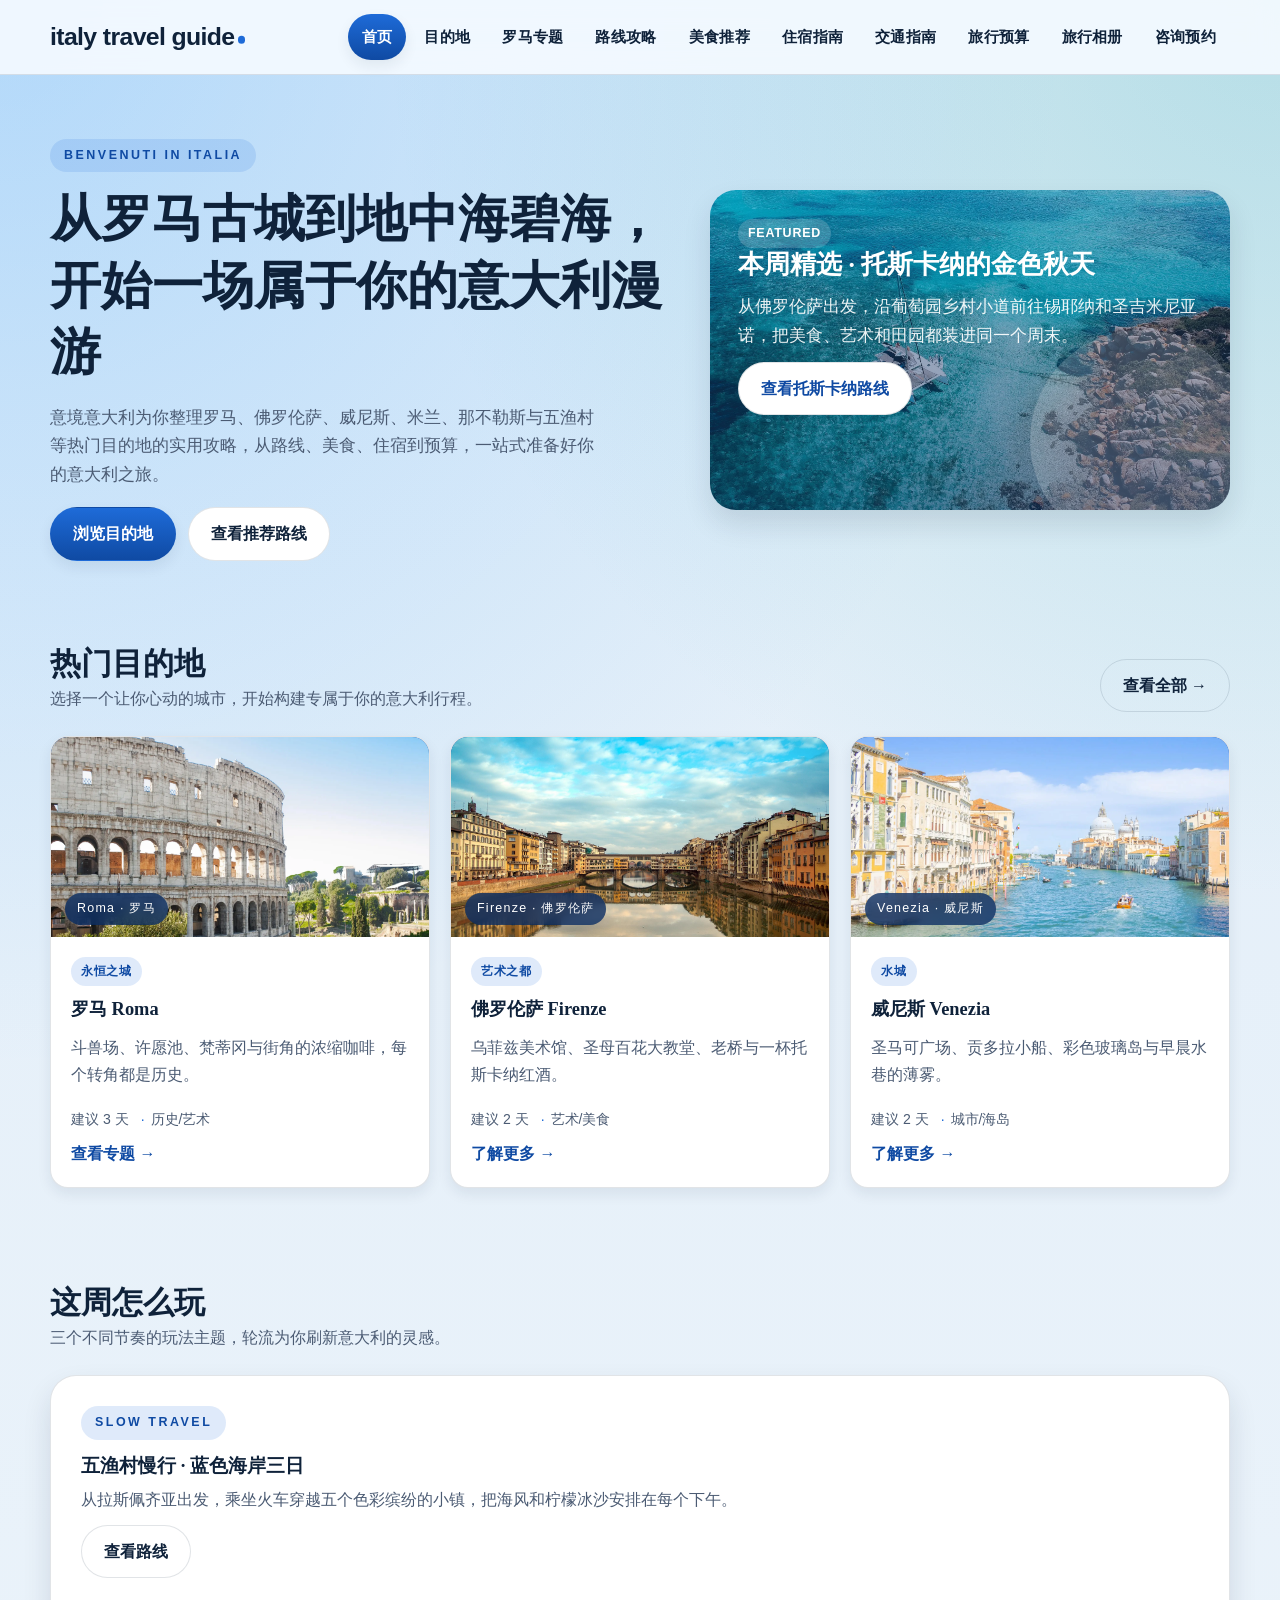
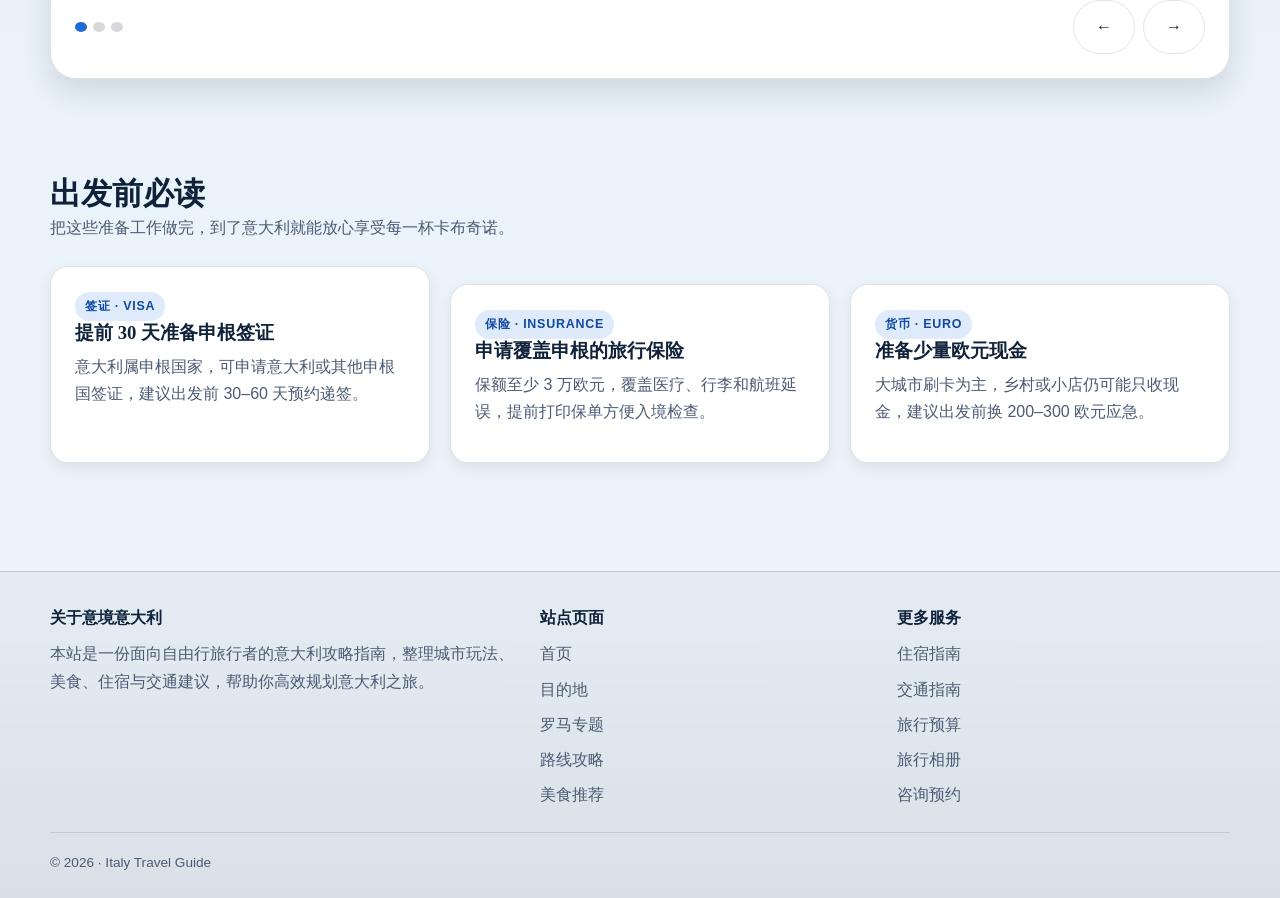
<file: index.html>
<!doctype html>
<html lang="zh-CN">
<head>
  <meta charset="utf-8">
  <meta name="viewport" content="width=device-width, initial-scale=1">
  <title>首页</title>
  <link rel="stylesheet" href="./assets/css/styles.css">
</head>
<body>
  <header class="site-header">
    <div class="container nav-row">
      <a class="brand" href="./index.html">
        <span class="brand-name">Italy Travel Guide<span class="brand-dot" aria-hidden="true"></span></span>
      </a>
      <button class="menu-toggle" type="button" aria-label="展开导航">☰</button>
      <nav>
        <ul class="nav-list">
          <li><a href="./index.html">首页</a></li>
          <li><a href="./destinations.html">目的地</a></li>
          <li><a href="./rome.html">罗马专题</a></li>
          <li><a href="./routes.html">路线攻略</a></li>
          <li><a href="./food.html">美食推荐</a></li>
          <li><a href="./hotels.html">住宿指南</a></li>
          <li><a href="./traffic.html">交通指南</a></li>
          <li><a href="./budget.html">旅行预算</a></li>
          <li><a href="./gallery.html">旅行相册</a></li>
          <li><a href="./contact.html">咨询预约</a></li>
        </ul>
      </nav>
    </div>
  </header>

  <main>
    <section class="hero">
      <div class="container hero-inner">
        <div>
          <span class="hero-eyebrow">Benvenuti in Italia</span>
          <h1>从罗马古城到地中海碧海，开始一场属于你的意大利漫游</h1>
          <p>意境意大利为你整理罗马、佛罗伦萨、威尼斯、米兰、那不勒斯与五渔村等热门目的地的实用攻略，从路线、美食、住宿到预算，一站式准备好你的意大利之旅。</p>
          <div class="hero-actions">
            <a class="btn btn-primary" href="./destinations.html">浏览目的地</a>
            <a class="btn btn-secondary" href="./routes.html">查看推荐路线</a>
          </div>
        </div>
        <div class="hero-card">
          <span class="card-tag" style="background: rgba(255,255,255,.18); color:#fff;">Featured</span>
          <h2>本周精选 · 托斯卡纳的金色秋天</h2>
          <p>从佛罗伦萨出发，沿葡萄园乡村小道前往锡耶纳和圣吉米尼亚诺，把美食、艺术和田园都装进同一个周末。</p>
          <a class="btn btn-secondary" href="./routes.html" style="background:#fff; color:var(--blue-dark);">查看托斯卡纳路线</a>
        </div>
      </div>
    </section>

    <section class="section">
      <div class="container">
        <div class="section-header">
          <div>
            <h2>热门目的地</h2>
            <p>选择一个让你心动的城市，开始构建专属于你的意大利行程。</p>
          </div>
          <a class="btn btn-ghost" href="./destinations.html">查看全部 →</a>
        </div>
        <div class="grid grid-3">
          <article class="card">
            <div class="card-art rome"><span class="card-art-label">Roma · 罗马</span></div>
            <div class="card-body">
              <span class="card-tag">永恒之城</span>
              <h3>罗马 Roma</h3>
              <p>斗兽场、许愿池、梵蒂冈与街角的浓缩咖啡，每个转角都是历史。</p>
              <div class="card-meta"><span>建议 3 天</span><span>历史/艺术</span></div>
              <a class="card-link" href="./rome.html">查看专题 →</a>
            </div>
          </article>
          <article class="card">
            <div class="card-art florence"><span class="card-art-label">Firenze · 佛罗伦萨</span></div>
            <div class="card-body">
              <span class="card-tag">艺术之都</span>
              <h3>佛罗伦萨 Firenze</h3>
              <p>乌菲兹美术馆、圣母百花大教堂、老桥与一杯托斯卡纳红酒。</p>
              <div class="card-meta"><span>建议 2 天</span><span>艺术/美食</span></div>
              <a class="card-link" href="./destinations.html">了解更多 →</a>
            </div>
          </article>
          <article class="card">
            <div class="card-art venice"><span class="card-art-label">Venezia · 威尼斯</span></div>
            <div class="card-body">
              <span class="card-tag">水城</span>
              <h3>威尼斯 Venezia</h3>
              <p>圣马可广场、贡多拉小船、彩色玻璃岛与早晨水巷的薄雾。</p>
              <div class="card-meta"><span>建议 2 天</span><span>城市/海岛</span></div>
              <a class="card-link" href="./destinations.html">了解更多 →</a>
            </div>
          </article>
        </div>
      </div>
    </section>

    <section class="section">
      <div class="container">
        <div class="section-header">
          <div>
            <h2>这周怎么玩</h2>
            <p>三个不同节奏的玩法主题，轮流为你刷新意大利的灵感。</p>
          </div>
        </div>
        <div class="slider" data-slider>
          <div class="slider-track">
            <div class="slide is-active">
              <span class="hero-eyebrow">Slow Travel</span>
              <h3>五渔村慢行 · 蓝色海岸三日</h3>
              <p>从拉斯佩齐亚出发，乘坐火车穿越五个色彩缤纷的小镇，把海风和柠檬冰沙安排在每个下午。</p>
              <a class="btn btn-secondary" href="./routes.html">查看路线</a>
            </div>
            <div class="slide">
              <span class="hero-eyebrow">Foodie</span>
              <h3>那不勒斯吃饱周末</h3>
              <p>正宗玛格丽特披萨、街头炸饭团、海边特色小店，跟着当地人开启味蕾旅行。</p>
              <a class="btn btn-secondary" href="./food.html">查看美食</a>
            </div>
            <div class="slide">
              <span class="hero-eyebrow">Romantic</span>
              <h3>威尼斯灯光夜游</h3>
              <p>傍晚乘船穿过运河，灯光与建筑倒影一起被装进相机，留下属于你的意大利明信片。</p>
              <a class="btn btn-secondary" href="./gallery.html">浏览相册</a>
            </div>
          </div>
          <div class="slider-controls">
            <div class="slider-dots"></div>
            <div style="display:flex; gap:8px;">
              <button class="btn btn-ghost" type="button" data-slide-prev>←</button>
              <button class="btn btn-ghost" type="button" data-slide-next>→</button>
            </div>
          </div>
        </div>
      </div>
    </section>

    <section class="section">
      <div class="container">
        <div class="section-header">
          <div>
            <h2>出发前必读</h2>
            <p>把这些准备工作做完，到了意大利就能放心享受每一杯卡布奇诺。</p>
          </div>
        </div>
        <div class="grid grid-3">
          <div class="panel">
            <span class="card-tag">签证 · Visa</span>
            <h3>提前 30 天准备申根签证</h3>
            <p>意大利属申根国家，可申请意大利或其他申根国签证，建议出发前 30–60 天预约递签。</p>
          </div>
          <div class="panel">
            <span class="card-tag">保险 · Insurance</span>
            <h3>申请覆盖申根的旅行保险</h3>
            <p>保额至少 3 万欧元，覆盖医疗、行李和航班延误，提前打印保单方便入境检查。</p>
          </div>
          <div class="panel">
            <span class="card-tag">货币 · Euro</span>
            <h3>准备少量欧元现金</h3>
            <p>大城市刷卡为主，乡村或小店仍可能只收现金，建议出发前换 200–300 欧元应急。</p>
          </div>
        </div>
      </div>
    </section>
  </main>

  <footer class="site-footer">
    <div class="container">
      <div class="footer-grid">
        <div>
          <h4>关于意境意大利</h4>
          <p>本站是一份面向自由行旅行者的意大利攻略指南，整理城市玩法、美食、住宿与交通建议，帮助你高效规划意大利之旅。</p>
        </div>
        <div>
          <h4>站点页面</h4>
          <ul>
            <li><a href="./index.html">首页</a></li>
            <li><a href="./destinations.html">目的地</a></li>
            <li><a href="./rome.html">罗马专题</a></li>
            <li><a href="./routes.html">路线攻略</a></li>
            <li><a href="./food.html">美食推荐</a></li>
          </ul>
        </div>
        <div>
          <h4>更多服务</h4>
          <ul>
            <li><a href="./hotels.html">住宿指南</a></li>
            <li><a href="./traffic.html">交通指南</a></li>
            <li><a href="./budget.html">旅行预算</a></li>
            <li><a href="./gallery.html">旅行相册</a></li>
            <li><a href="./contact.html">咨询预约</a></li>
          </ul>
        </div>
      </div>
      <div class="footer-bottom">
        <span>© 2026 · Italy Travel Guide</span>
        <span></span>
      </div>
    </div>
  </footer>

  <script src="./assets/js/app.js"></script>
</body>
</html>
</file>
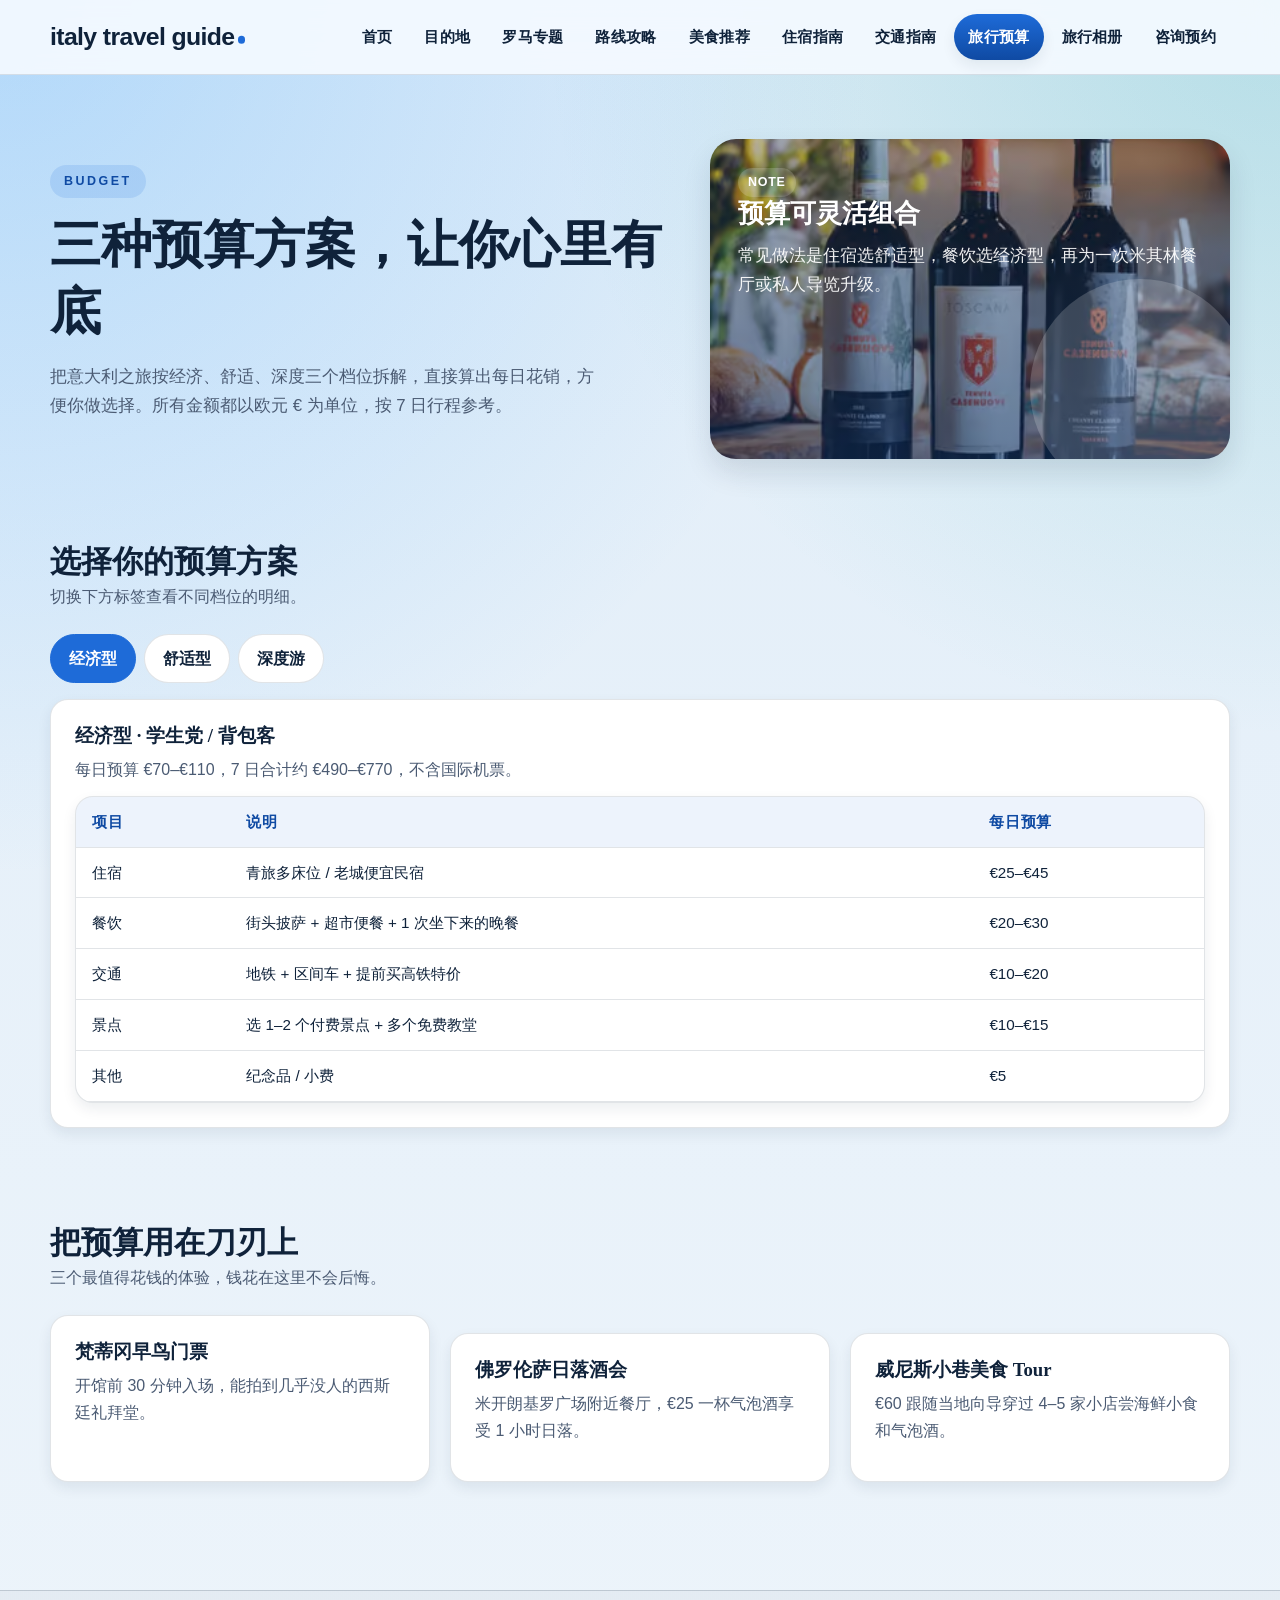
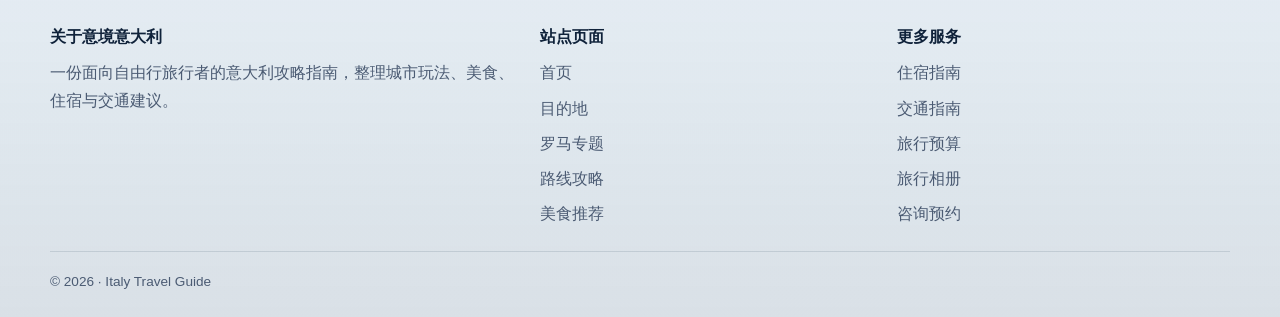
<file: budget.html>
<!doctype html>
<html lang="zh-CN">
<head>
  <meta charset="utf-8">
  <meta name="viewport" content="width=device-width, initial-scale=1">
  <title>意境意大利 · 旅行预算</title>
  <link rel="stylesheet" href="./assets/css/styles.css">
</head>
<body>
  <header class="site-header">
    <div class="container nav-row">
      <a class="brand" href="./index.html">
        <span class="brand-name">Italy Travel Guide<span class="brand-dot" aria-hidden="true"></span></span>
      </a>
      <button class="menu-toggle" type="button" aria-label="展开导航">☰</button>
      <nav>
        <ul class="nav-list">
          <li><a href="./index.html">首页</a></li>
          <li><a href="./destinations.html">目的地</a></li>
          <li><a href="./rome.html">罗马专题</a></li>
          <li><a href="./routes.html">路线攻略</a></li>
          <li><a href="./food.html">美食推荐</a></li>
          <li><a href="./hotels.html">住宿指南</a></li>
          <li><a href="./traffic.html">交通指南</a></li>
          <li><a href="./budget.html">旅行预算</a></li>
          <li><a href="./gallery.html">旅行相册</a></li>
          <li><a href="./contact.html">咨询预约</a></li>
        </ul>
      </nav>
    </div>
  </header>

  <main>
    <section class="hero">
      <div class="container hero-inner">
        <div>
          <span class="hero-eyebrow">Budget</span>
          <h1>三种预算方案，让你心里有底</h1>
          <p>把意大利之旅按经济、舒适、深度三个档位拆解，直接算出每日花销，方便你做选择。所有金额都以欧元 € 为单位，按 7 日行程参考。</p>
        </div>
        <div class="hero-card wine">
          <span class="card-tag" style="background: rgba(255,255,255,.18); color:#fff;">Note</span>
          <h2>预算可灵活组合</h2>
          <p>常见做法是住宿选舒适型，餐饮选经济型，再为一次米其林餐厅或私人导览升级。</p>
        </div>
      </div>
    </section>

    <section class="section">
      <div class="container">
        <div class="section-header">
          <div>
            <h2>选择你的预算方案</h2>
            <p>切换下方标签查看不同档位的明细。</p>
          </div>
        </div>

        <div class="tabs" data-tab-group data-panels=".budget-panels">
          <button type="button" class="tab is-active" data-tab="budget">经济型</button>
          <button type="button" class="tab" data-tab="comfort">舒适型</button>
          <button type="button" class="tab" data-tab="luxury">深度游</button>
        </div>

        <div class="budget-panels">
          <div class="tab-panel is-active" data-panel="budget">
            <div class="panel">
              <h3>经济型 · 学生党 / 背包客</h3>
              <p>每日预算 €70–€110，7 日合计约 €490–€770，不含国际机票。</p>
              <div class="table-wrap">
                <table class="data">
                  <thead><tr><th>项目</th><th>说明</th><th>每日预算</th></tr></thead>
                  <tbody>
                    <tr><td>住宿</td><td>青旅多床位 / 老城便宜民宿</td><td>€25–€45</td></tr>
                    <tr><td>餐饮</td><td>街头披萨 + 超市便餐 + 1 次坐下来的晚餐</td><td>€20–€30</td></tr>
                    <tr><td>交通</td><td>地铁 + 区间车 + 提前买高铁特价</td><td>€10–€20</td></tr>
                    <tr><td>景点</td><td>选 1–2 个付费景点 + 多个免费教堂</td><td>€10–€15</td></tr>
                    <tr><td>其他</td><td>纪念品 / 小费</td><td>€5</td></tr>
                  </tbody>
                </table>
              </div>
            </div>
          </div>

          <div class="tab-panel" data-panel="comfort">
            <div class="panel">
              <h3>舒适型 · 情侣度假 / 家庭旅行</h3>
              <p>每日预算 €160–€240，7 日合计约 €1120–€1680。</p>
              <div class="table-wrap">
                <table class="data">
                  <thead><tr><th>项目</th><th>说明</th><th>每日预算</th></tr></thead>
                  <tbody>
                    <tr><td>住宿</td><td>三星酒店 / 老城精品民宿</td><td>€90–€130</td></tr>
                    <tr><td>餐饮</td><td>2 顿坐下来的正餐 + 咖啡 + 甜品</td><td>€40–€60</td></tr>
                    <tr><td>交通</td><td>高铁 + 城市卡 + 偶尔打车</td><td>€20–€30</td></tr>
                    <tr><td>景点</td><td>2–3 个收费景点 + 1 次小型导览</td><td>€20–€30</td></tr>
                    <tr><td>其他</td><td>纪念品 / 应急</td><td>€10–€20</td></tr>
                  </tbody>
                </table>
              </div>
            </div>
          </div>

          <div class="tab-panel" data-panel="luxury">
            <div class="panel">
              <h3>深度游 · 慢节奏 / 纪念日</h3>
              <p>每日预算 €350–€550，7 日合计约 €2450–€3850。</p>
              <div class="table-wrap">
                <table class="data">
                  <thead><tr><th>项目</th><th>说明</th><th>每日预算</th></tr></thead>
                  <tbody>
                    <tr><td>住宿</td><td>四星 / 设计精品 / 庄园</td><td>€200–€320</td></tr>
                    <tr><td>餐饮</td><td>米其林 / 城市知名餐厅 / 品酒会</td><td>€80–€140</td></tr>
                    <tr><td>交通</td><td>高铁头等舱 + 接送车 + 城市间航班</td><td>€40–€60</td></tr>
                    <tr><td>景点</td><td>私人向导 + 跳过排队票</td><td>€30–€60</td></tr>
                    <tr><td>其他</td><td>SPA / 高端纪念品 / 包车一日</td><td>€20–€60</td></tr>
                  </tbody>
                </table>
              </div>
            </div>
          </div>
        </div>
      </div>
    </section>

    <section class="section">
      <div class="container">
        <div class="section-header">
          <div>
            <h2>把预算用在刀刃上</h2>
            <p>三个最值得花钱的体验，钱花在这里不会后悔。</p>
          </div>
        </div>
        <div class="grid grid-3">
          <div class="panel">
            <h3>梵蒂冈早鸟门票</h3>
            <p>开馆前 30 分钟入场，能拍到几乎没人的西斯廷礼拜堂。</p>
          </div>
          <div class="panel">
            <h3>佛罗伦萨日落酒会</h3>
            <p>米开朗基罗广场附近餐厅，€25 一杯气泡酒享受 1 小时日落。</p>
          </div>
          <div class="panel">
            <h3>威尼斯小巷美食 Tour</h3>
            <p>€60 跟随当地向导穿过 4–5 家小店尝海鲜小食和气泡酒。</p>
          </div>
        </div>
      </div>
    </section>
  </main>

  <footer class="site-footer">
    <div class="container">
      <div class="footer-grid">
        <div>
          <h4>关于意境意大利</h4>
          <p>一份面向自由行旅行者的意大利攻略指南，整理城市玩法、美食、住宿与交通建议。</p>
        </div>
        <div>
          <h4>站点页面</h4>
          <ul>
            <li><a href="./index.html">首页</a></li>
            <li><a href="./destinations.html">目的地</a></li>
            <li><a href="./rome.html">罗马专题</a></li>
            <li><a href="./routes.html">路线攻略</a></li>
            <li><a href="./food.html">美食推荐</a></li>
          </ul>
        </div>
        <div>
          <h4>更多服务</h4>
          <ul>
            <li><a href="./hotels.html">住宿指南</a></li>
            <li><a href="./traffic.html">交通指南</a></li>
            <li><a href="./budget.html">旅行预算</a></li>
            <li><a href="./gallery.html">旅行相册</a></li>
            <li><a href="./contact.html">咨询预约</a></li>
          </ul>
        </div>
      </div>
      <div class="footer-bottom">
        <span>© 2026 · Italy Travel Guide</span>
        <span></span>
      </div>
    </div>
  </footer>

  <script src="./assets/js/app.js"></script>
</body>
</html>
</file>
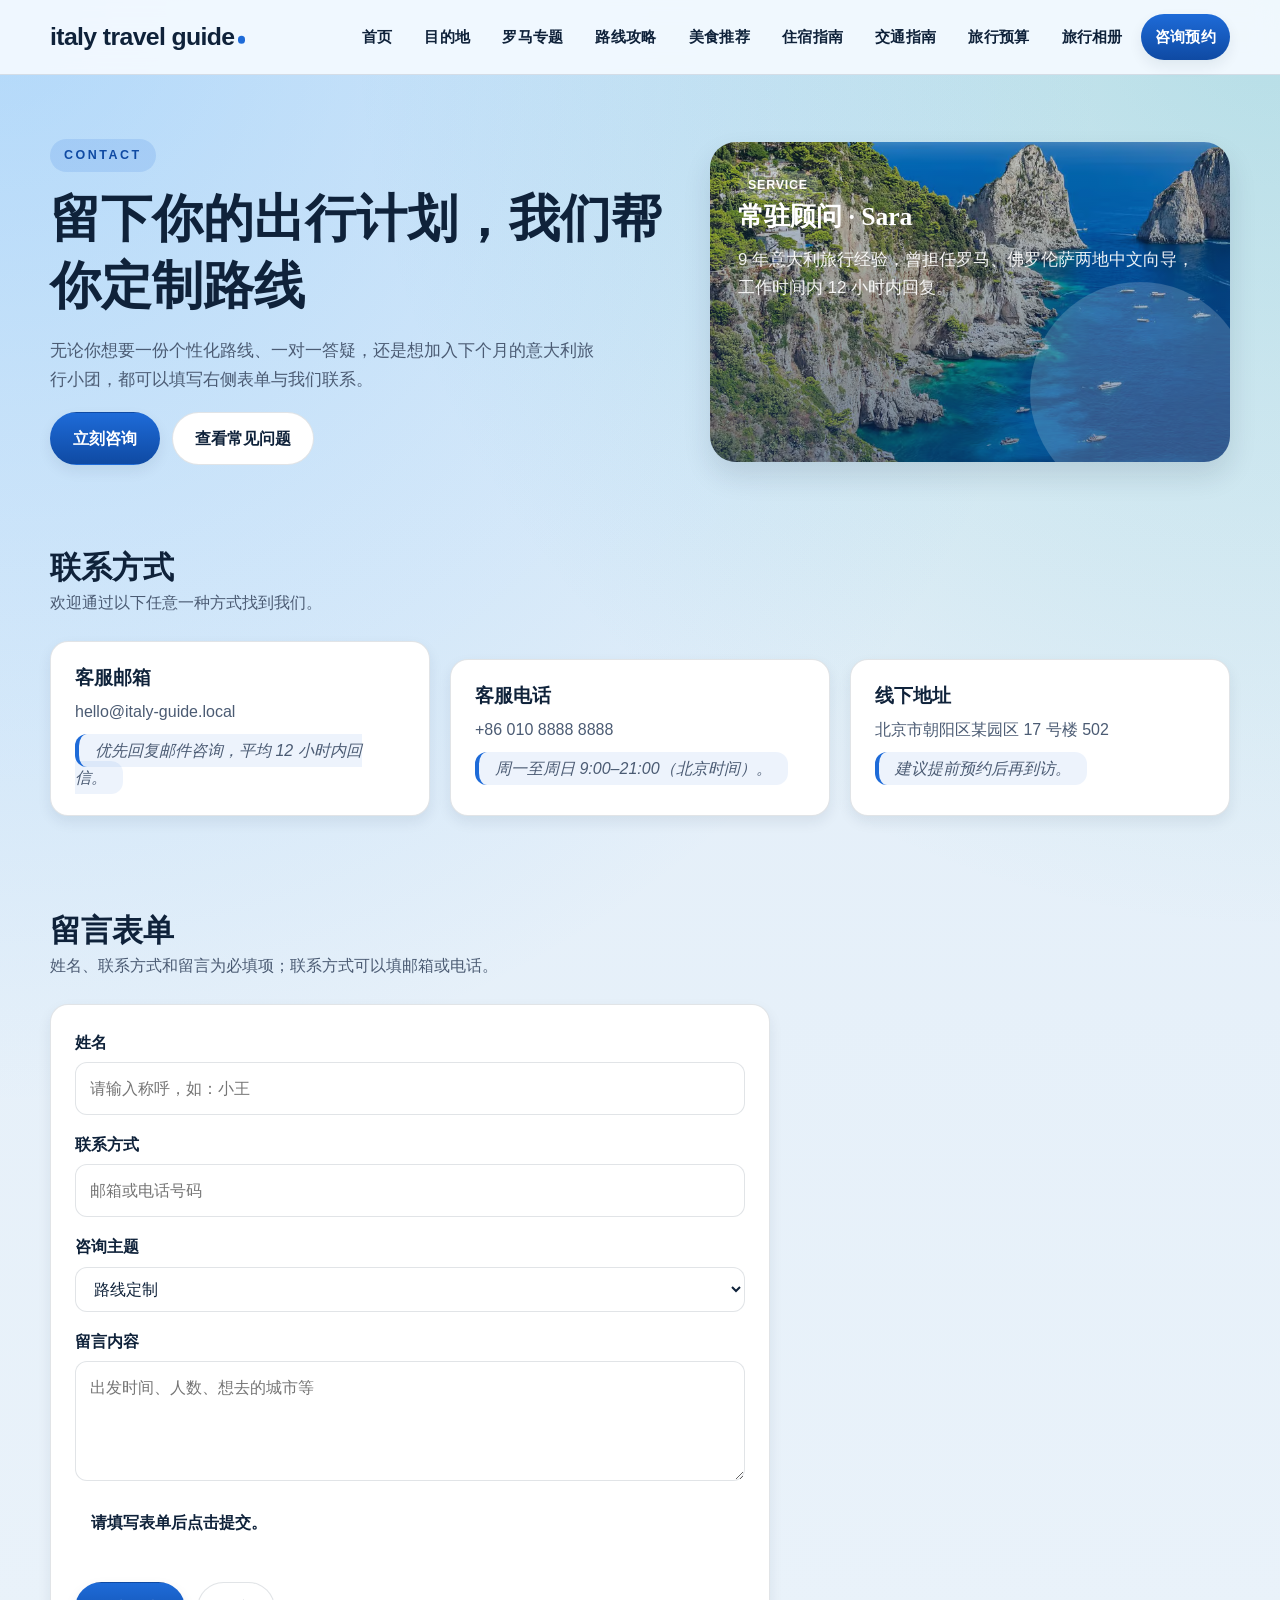
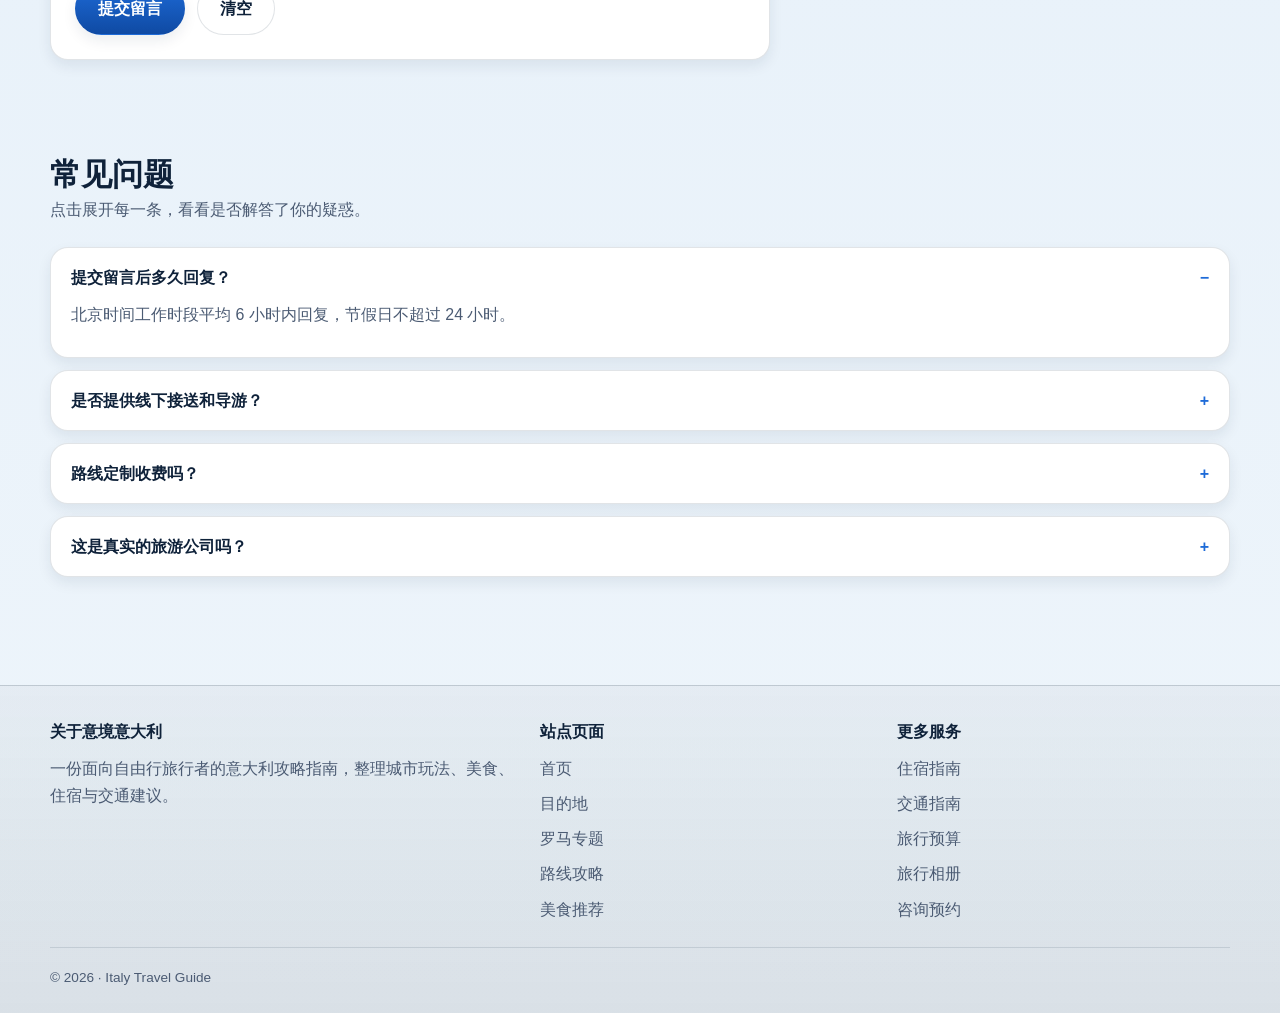
<file: contact.html>
<!doctype html>
<html lang="zh-CN">
<head>
  <meta charset="utf-8">
  <meta name="viewport" content="width=device-width, initial-scale=1">
  <title>意境意大利 · 咨询预约</title>
  <link rel="stylesheet" href="./assets/css/styles.css">
</head>
<body>
  <header class="site-header">
    <div class="container nav-row">
      <a class="brand" href="./index.html">
        <span class="brand-name">Italy Travel Guide<span class="brand-dot" aria-hidden="true"></span></span>
      </a>
      <button class="menu-toggle" type="button" aria-label="展开导航">☰</button>
      <nav>
        <ul class="nav-list">
          <li><a href="./index.html">首页</a></li>
          <li><a href="./destinations.html">目的地</a></li>
          <li><a href="./rome.html">罗马专题</a></li>
          <li><a href="./routes.html">路线攻略</a></li>
          <li><a href="./food.html">美食推荐</a></li>
          <li><a href="./hotels.html">住宿指南</a></li>
          <li><a href="./traffic.html">交通指南</a></li>
          <li><a href="./budget.html">旅行预算</a></li>
          <li><a href="./gallery.html">旅行相册</a></li>
          <li><a href="./contact.html">咨询预约</a></li>
        </ul>
      </nav>
    </div>
  </header>

  <main>
    <section class="hero">
      <div class="container hero-inner">
        <div>
          <span class="hero-eyebrow">Contact</span>
          <h1>留下你的出行计划，我们帮你定制路线</h1>
          <p>无论你想要一份个性化路线、一对一答疑，还是想加入下个月的意大利旅行小团，都可以填写右侧表单与我们联系。</p>
          <div class="hero-actions">
            <a class="btn btn-primary" href="#contact-form">立刻咨询</a>
            <a class="btn btn-secondary" href="#faq">查看常见问题</a>
          </div>
        </div>
        <div class="hero-card amalfi">
          <span class="card-tag" style="background: rgba(255,255,255,.18); color:#fff;">Service</span>
          <h2>常驻顾问 · Sara</h2>
          <p>9 年意大利旅行经验，曾担任罗马、佛罗伦萨两地中文向导，工作时间内 12 小时内回复。</p>
        </div>
      </div>
    </section>

    <section class="section">
      <div class="container">
        <div class="section-header">
          <div>
            <h2>联系方式</h2>
            <p>欢迎通过以下任意一种方式找到我们。</p>
          </div>
        </div>
        <div class="grid grid-3">
          <div class="panel">
            <h3>客服邮箱</h3>
            <p>hello@italy-guide.local</p>
            <span class="quote">优先回复邮件咨询，平均 12 小时内回信。</span>
          </div>
          <div class="panel">
            <h3>客服电话</h3>
            <p>+86 010 8888 8888</p>
            <span class="quote">周一至周日 9:00–21:00（北京时间）。</span>
          </div>
          <div class="panel">
            <h3>线下地址</h3>
            <p>北京市朝阳区某园区 17 号楼 502</p>
            <span class="quote">建议提前预约后再到访。</span>
          </div>
        </div>
      </div>
    </section>

    <section class="section" id="contact-form">
      <div class="container">
        <div class="section-header">
          <div>
            <h2>留言表单</h2>
            <p>姓名、联系方式和留言为必填项；联系方式可以填邮箱或电话。</p>
          </div>
        </div>
        <div class="panel" style="max-width: 720px;">
          <form class="form" data-contact-form novalidate>
            <div class="form-row">
              <label for="name">姓名</label>
              <input id="name" name="name" type="text" placeholder="请输入称呼，如：小王">
            </div>
            <div class="form-row">
              <label for="contact">联系方式</label>
              <input id="contact" name="contact" type="text" placeholder="邮箱或电话号码">
            </div>
            <div class="form-row">
              <label for="topic">咨询主题</label>
              <select id="topic" name="topic">
                <option value="route">路线定制</option>
                <option value="hotel">住宿推荐</option>
                <option value="visa">签证咨询</option>
                <option value="group">小团报名</option>
                <option value="other">其他</option>
              </select>
            </div>
            <div class="form-row">
              <label for="note">留言内容</label>
              <textarea id="note" name="note" placeholder="出发时间、人数、想去的城市等"></textarea>
            </div>
            <div class="form-message" role="status">请填写表单后点击提交。</div>
            <div class="hero-actions">
              <button type="submit" class="btn btn-primary">提交留言</button>
              <button type="reset" class="btn btn-secondary">清空</button>
            </div>
          </form>
        </div>
      </div>
    </section>

    <section class="section" id="faq">
      <div class="container">
        <div class="section-header">
          <div>
            <h2>常见问题</h2>
            <p>点击展开每一条，看看是否解答了你的疑惑。</p>
          </div>
        </div>
        <div class="faq">
          <details open>
            <summary>提交留言后多久回复？</summary>
            <p>北京时间工作时段平均 6 小时内回复，节假日不超过 24 小时。</p>
          </details>
          <details>
            <summary>是否提供线下接送和导游？</summary>
            <p>我们与罗马、佛罗伦萨、米兰、威尼斯当地中文导游合作，可按需求安排半日或一日接送。</p>
          </details>
          <details>
            <summary>路线定制收费吗？</summary>
            <p>简单咨询免费；如需 1 对 1 路线定制服务，按行程长度收 ¥199–¥499 不等。</p>
          </details>
          <details>
            <summary>这是真实的旅游公司吗？</summary>
            <p>本站为网页设计实训作品，所有信息为学习演示用途，不构成真实预订。</p>
          </details>
        </div>
      </div>
    </section>
  </main>

  <footer class="site-footer">
    <div class="container">
      <div class="footer-grid">
        <div>
          <h4>关于意境意大利</h4>
          <p>一份面向自由行旅行者的意大利攻略指南，整理城市玩法、美食、住宿与交通建议。</p>
        </div>
        <div>
          <h4>站点页面</h4>
          <ul>
            <li><a href="./index.html">首页</a></li>
            <li><a href="./destinations.html">目的地</a></li>
            <li><a href="./rome.html">罗马专题</a></li>
            <li><a href="./routes.html">路线攻略</a></li>
            <li><a href="./food.html">美食推荐</a></li>
          </ul>
        </div>
        <div>
          <h4>更多服务</h4>
          <ul>
            <li><a href="./hotels.html">住宿指南</a></li>
            <li><a href="./traffic.html">交通指南</a></li>
            <li><a href="./budget.html">旅行预算</a></li>
            <li><a href="./gallery.html">旅行相册</a></li>
            <li><a href="./contact.html">咨询预约</a></li>
          </ul>
        </div>
      </div>
      <div class="footer-bottom">
        <span>© 2026 · Italy Travel Guide</span>
        <span></span>
      </div>
    </div>
  </footer>

  <script src="./assets/js/app.js"></script>
</body>
</html>
</file>
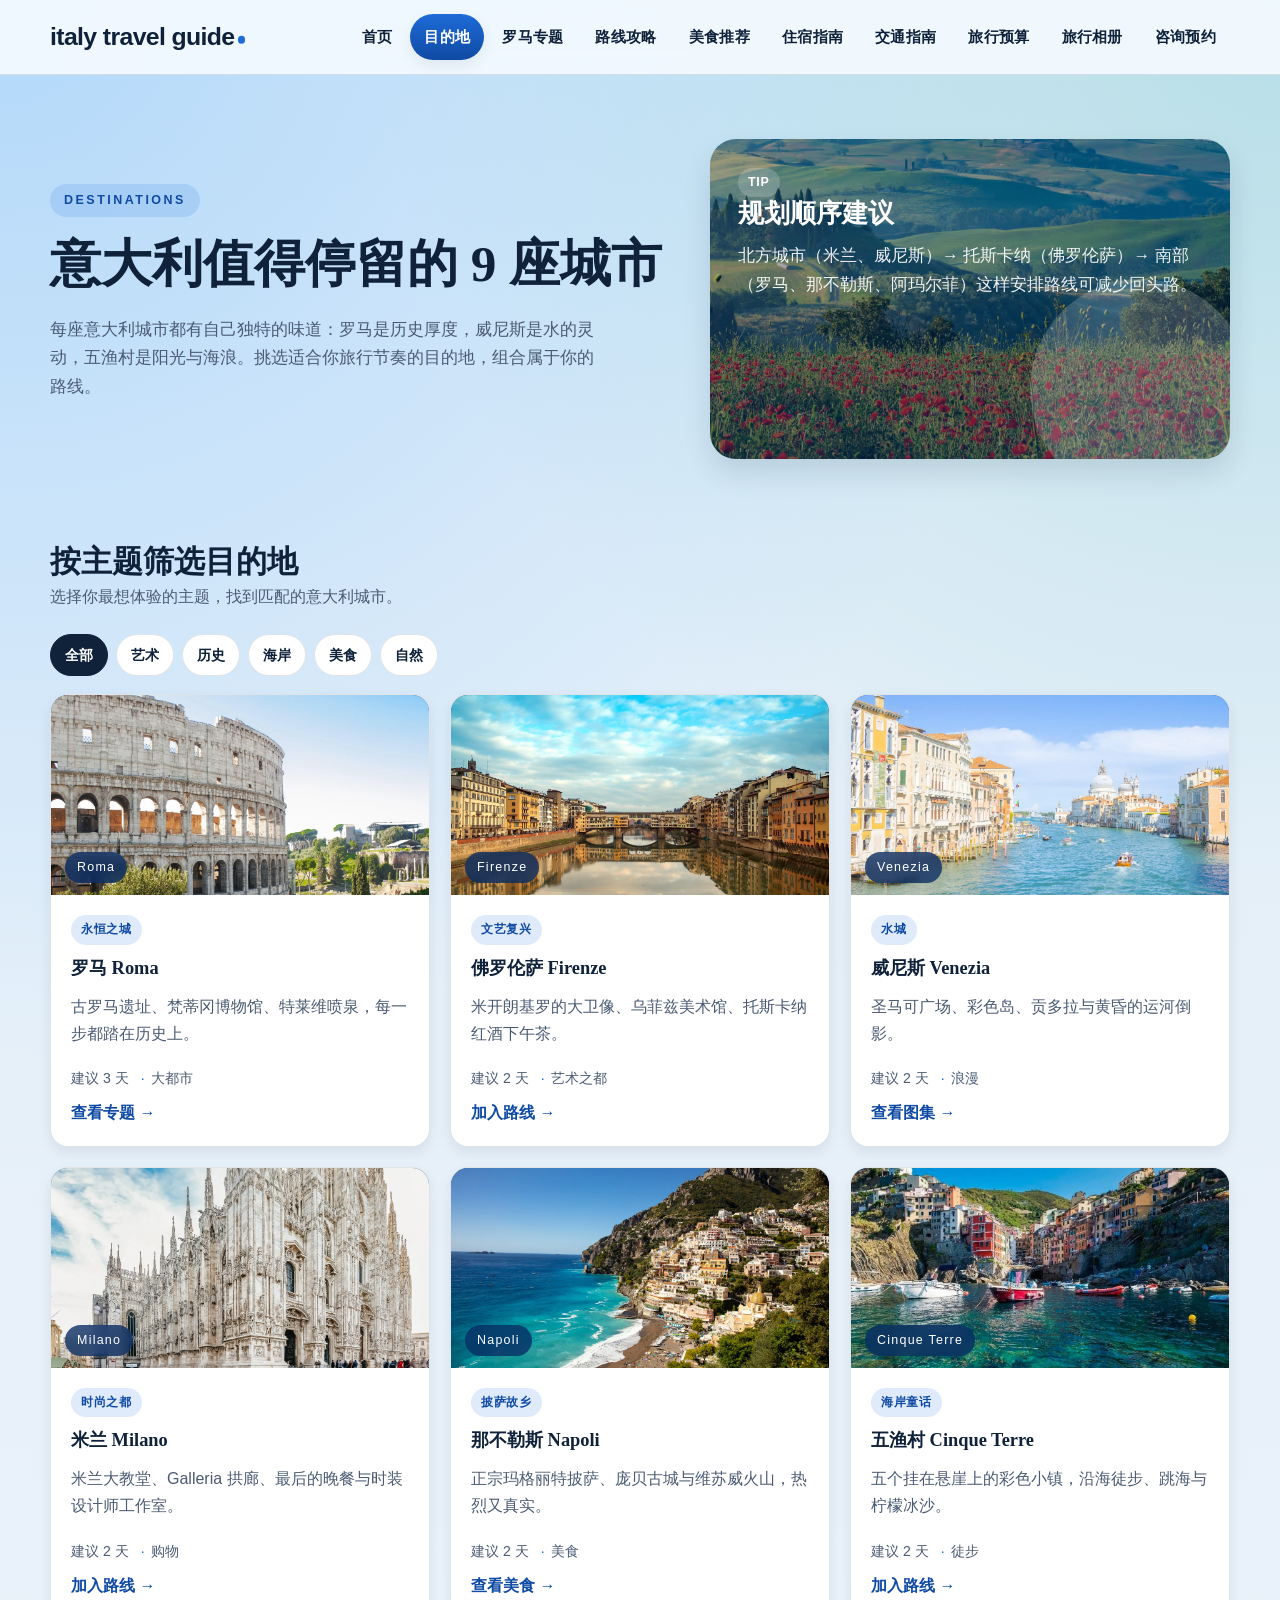
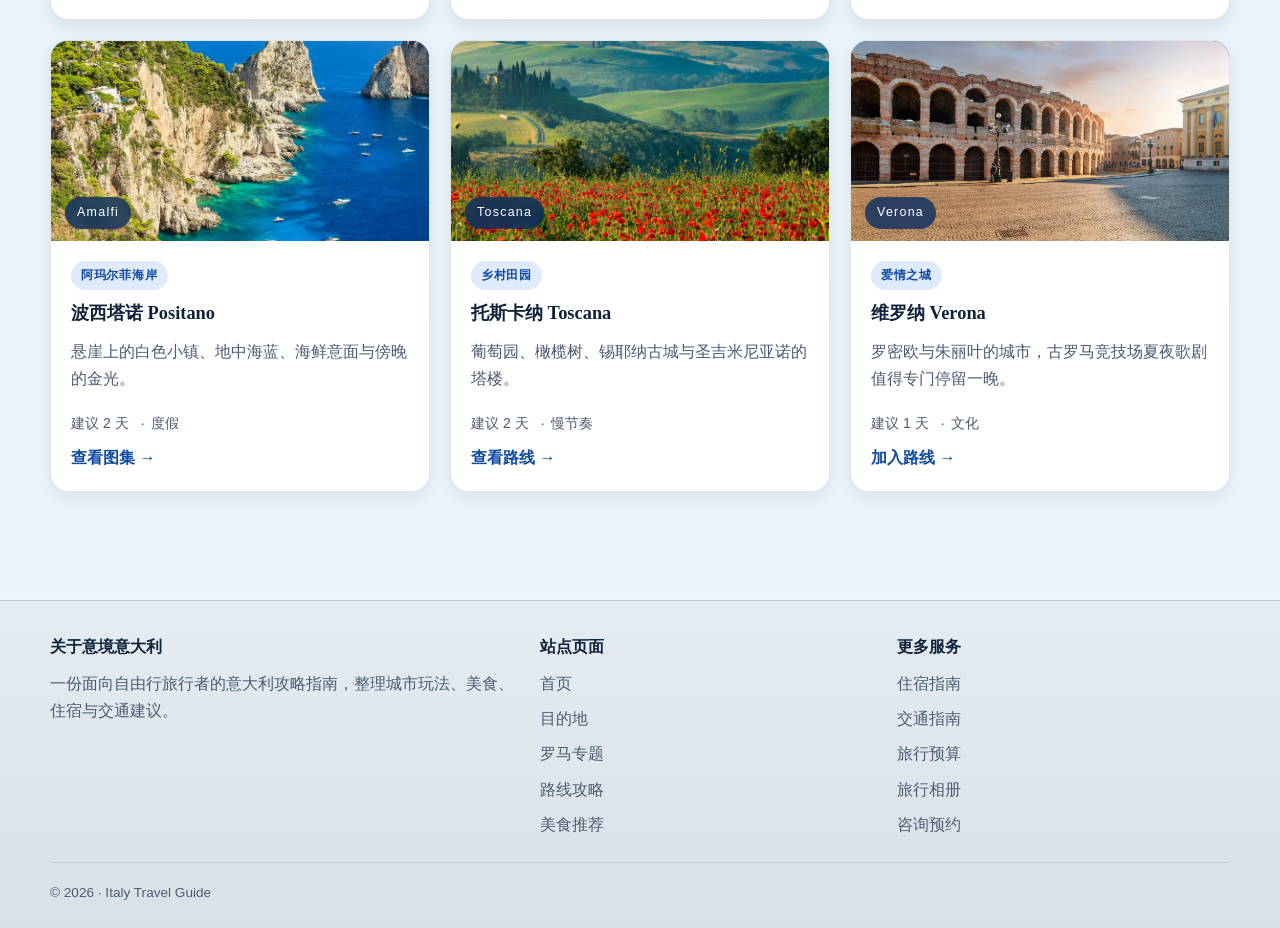
<file: destinations.html>
<!doctype html>
<html lang="zh-CN">
<head>
  <meta charset="utf-8">
  <meta name="viewport" content="width=device-width, initial-scale=1">
  <title>意境意大利 · 目的地推荐</title>
  <link rel="stylesheet" href="./assets/css/styles.css">
</head>
<body>
  <header class="site-header">
    <div class="container nav-row">
      <a class="brand" href="./index.html">
        <span class="brand-name">Italy Travel Guide<span class="brand-dot" aria-hidden="true"></span></span>
      </a>
      <button class="menu-toggle" type="button" aria-label="展开导航">☰</button>
      <nav>
        <ul class="nav-list">
          <li><a href="./index.html">首页</a></li>
          <li><a href="./destinations.html">目的地</a></li>
          <li><a href="./rome.html">罗马专题</a></li>
          <li><a href="./routes.html">路线攻略</a></li>
          <li><a href="./food.html">美食推荐</a></li>
          <li><a href="./hotels.html">住宿指南</a></li>
          <li><a href="./traffic.html">交通指南</a></li>
          <li><a href="./budget.html">旅行预算</a></li>
          <li><a href="./gallery.html">旅行相册</a></li>
          <li><a href="./contact.html">咨询预约</a></li>
        </ul>
      </nav>
    </div>
  </header>

  <main>
    <section class="hero">
      <div class="container hero-inner">
        <div>
          <span class="hero-eyebrow">Destinations</span>
          <h1>意大利值得停留的 9 座城市</h1>
          <p>每座意大利城市都有自己独特的味道：罗马是历史厚度，威尼斯是水的灵动，五渔村是阳光与海浪。挑选适合你旅行节奏的目的地，组合属于你的路线。</p>
        </div>
        <div class="hero-card tuscany">
          <span class="card-tag" style="background: rgba(255,255,255,.18); color:#fff;">Tip</span>
          <h2>规划顺序建议</h2>
          <p>北方城市（米兰、威尼斯）→ 托斯卡纳（佛罗伦萨）→ 南部（罗马、那不勒斯、阿玛尔菲）这样安排路线可减少回头路。</p>
        </div>
      </div>
    </section>

    <section class="section">
      <div class="container">
        <div class="section-header">
          <div>
            <h2>按主题筛选目的地</h2>
            <p>选择你最想体验的主题，找到匹配的意大利城市。</p>
          </div>
        </div>

        <div class="chips" data-filter-group data-target=".destination-grid">
          <button class="chip is-active" type="button" data-filter="all">全部</button>
          <button class="chip" type="button" data-filter="art">艺术</button>
          <button class="chip" type="button" data-filter="history">历史</button>
          <button class="chip" type="button" data-filter="sea">海岸</button>
          <button class="chip" type="button" data-filter="food">美食</button>
          <button class="chip" type="button" data-filter="nature">自然</button>
        </div>

        <div class="grid grid-3 destination-grid">
          <article class="card" data-tags="history art">
            <div class="card-art rome"><span class="card-art-label">Roma</span></div>
            <div class="card-body">
              <span class="card-tag">永恒之城</span>
              <h3>罗马 Roma</h3>
              <p>古罗马遗址、梵蒂冈博物馆、特莱维喷泉，每一步都踏在历史上。</p>
              <div class="card-meta"><span>建议 3 天</span><span>大都市</span></div>
              <a class="card-link" href="./rome.html">查看专题 →</a>
            </div>
          </article>
          <article class="card" data-tags="art food">
            <div class="card-art florence"><span class="card-art-label">Firenze</span></div>
            <div class="card-body">
              <span class="card-tag">文艺复兴</span>
              <h3>佛罗伦萨 Firenze</h3>
              <p>米开朗基罗的大卫像、乌菲兹美术馆、托斯卡纳红酒下午茶。</p>
              <div class="card-meta"><span>建议 2 天</span><span>艺术之都</span></div>
              <a class="card-link" href="./routes.html">加入路线 →</a>
            </div>
          </article>
          <article class="card" data-tags="art sea">
            <div class="card-art venice"><span class="card-art-label">Venezia</span></div>
            <div class="card-body">
              <span class="card-tag">水城</span>
              <h3>威尼斯 Venezia</h3>
              <p>圣马可广场、彩色岛、贡多拉与黄昏的运河倒影。</p>
              <div class="card-meta"><span>建议 2 天</span><span>浪漫</span></div>
              <a class="card-link" href="./gallery.html">查看图集 →</a>
            </div>
          </article>
          <article class="card" data-tags="art food">
            <div class="card-art milan"><span class="card-art-label">Milano</span></div>
            <div class="card-body">
              <span class="card-tag">时尚之都</span>
              <h3>米兰 Milano</h3>
              <p>米兰大教堂、Galleria 拱廊、最后的晚餐与时装设计师工作室。</p>
              <div class="card-meta"><span>建议 2 天</span><span>购物</span></div>
              <a class="card-link" href="./routes.html">加入路线 →</a>
            </div>
          </article>
          <article class="card" data-tags="food history">
            <div class="card-art naples"><span class="card-art-label">Napoli</span></div>
            <div class="card-body">
              <span class="card-tag">披萨故乡</span>
              <h3>那不勒斯 Napoli</h3>
              <p>正宗玛格丽特披萨、庞贝古城与维苏威火山，热烈又真实。</p>
              <div class="card-meta"><span>建议 2 天</span><span>美食</span></div>
              <a class="card-link" href="./food.html">查看美食 →</a>
            </div>
          </article>
          <article class="card" data-tags="sea nature">
            <div class="card-art cinque"><span class="card-art-label">Cinque Terre</span></div>
            <div class="card-body">
              <span class="card-tag">海岸童话</span>
              <h3>五渔村 Cinque Terre</h3>
              <p>五个挂在悬崖上的彩色小镇，沿海徒步、跳海与柠檬冰沙。</p>
              <div class="card-meta"><span>建议 2 天</span><span>徒步</span></div>
              <a class="card-link" href="./routes.html">加入路线 →</a>
            </div>
          </article>
          <article class="card" data-tags="sea food">
            <div class="card-art amalfi"><span class="card-art-label">Amalfi</span></div>
            <div class="card-body">
              <span class="card-tag">阿玛尔菲海岸</span>
              <h3>波西塔诺 Positano</h3>
              <p>悬崖上的白色小镇、地中海蓝、海鲜意面与傍晚的金光。</p>
              <div class="card-meta"><span>建议 2 天</span><span>度假</span></div>
              <a class="card-link" href="./gallery.html">查看图集 →</a>
            </div>
          </article>
          <article class="card" data-tags="nature food">
            <div class="card-art tuscany"><span class="card-art-label">Toscana</span></div>
            <div class="card-body">
              <span class="card-tag">乡村田园</span>
              <h3>托斯卡纳 Toscana</h3>
              <p>葡萄园、橄榄树、锡耶纳古城与圣吉米尼亚诺的塔楼。</p>
              <div class="card-meta"><span>建议 2 天</span><span>慢节奏</span></div>
              <a class="card-link" href="./routes.html">查看路线 →</a>
            </div>
          </article>
          <article class="card" data-tags="history art">
            <div class="card-art verona"><span class="card-art-label">Verona</span></div>
            <div class="card-body">
              <span class="card-tag">爱情之城</span>
              <h3>维罗纳 Verona</h3>
              <p>罗密欧与朱丽叶的城市，古罗马竞技场夏夜歌剧值得专门停留一晚。</p>
              <div class="card-meta"><span>建议 1 天</span><span>文化</span></div>
              <a class="card-link" href="./routes.html">加入路线 →</a>
            </div>
          </article>
        </div>
      </div>
    </section>
  </main>

  <footer class="site-footer">
    <div class="container">
      <div class="footer-grid">
        <div>
          <h4>关于意境意大利</h4>
          <p>一份面向自由行旅行者的意大利攻略指南，整理城市玩法、美食、住宿与交通建议。</p>
        </div>
        <div>
          <h4>站点页面</h4>
          <ul>
            <li><a href="./index.html">首页</a></li>
            <li><a href="./destinations.html">目的地</a></li>
            <li><a href="./rome.html">罗马专题</a></li>
            <li><a href="./routes.html">路线攻略</a></li>
            <li><a href="./food.html">美食推荐</a></li>
          </ul>
        </div>
        <div>
          <h4>更多服务</h4>
          <ul>
            <li><a href="./hotels.html">住宿指南</a></li>
            <li><a href="./traffic.html">交通指南</a></li>
            <li><a href="./budget.html">旅行预算</a></li>
            <li><a href="./gallery.html">旅行相册</a></li>
            <li><a href="./contact.html">咨询预约</a></li>
          </ul>
        </div>
      </div>
      <div class="footer-bottom">
        <span>© 2026 · Italy Travel Guide</span>
        <span></span>
      </div>
    </div>
  </footer>

  <script src="./assets/js/app.js"></script>
</body>
</html>
</file>
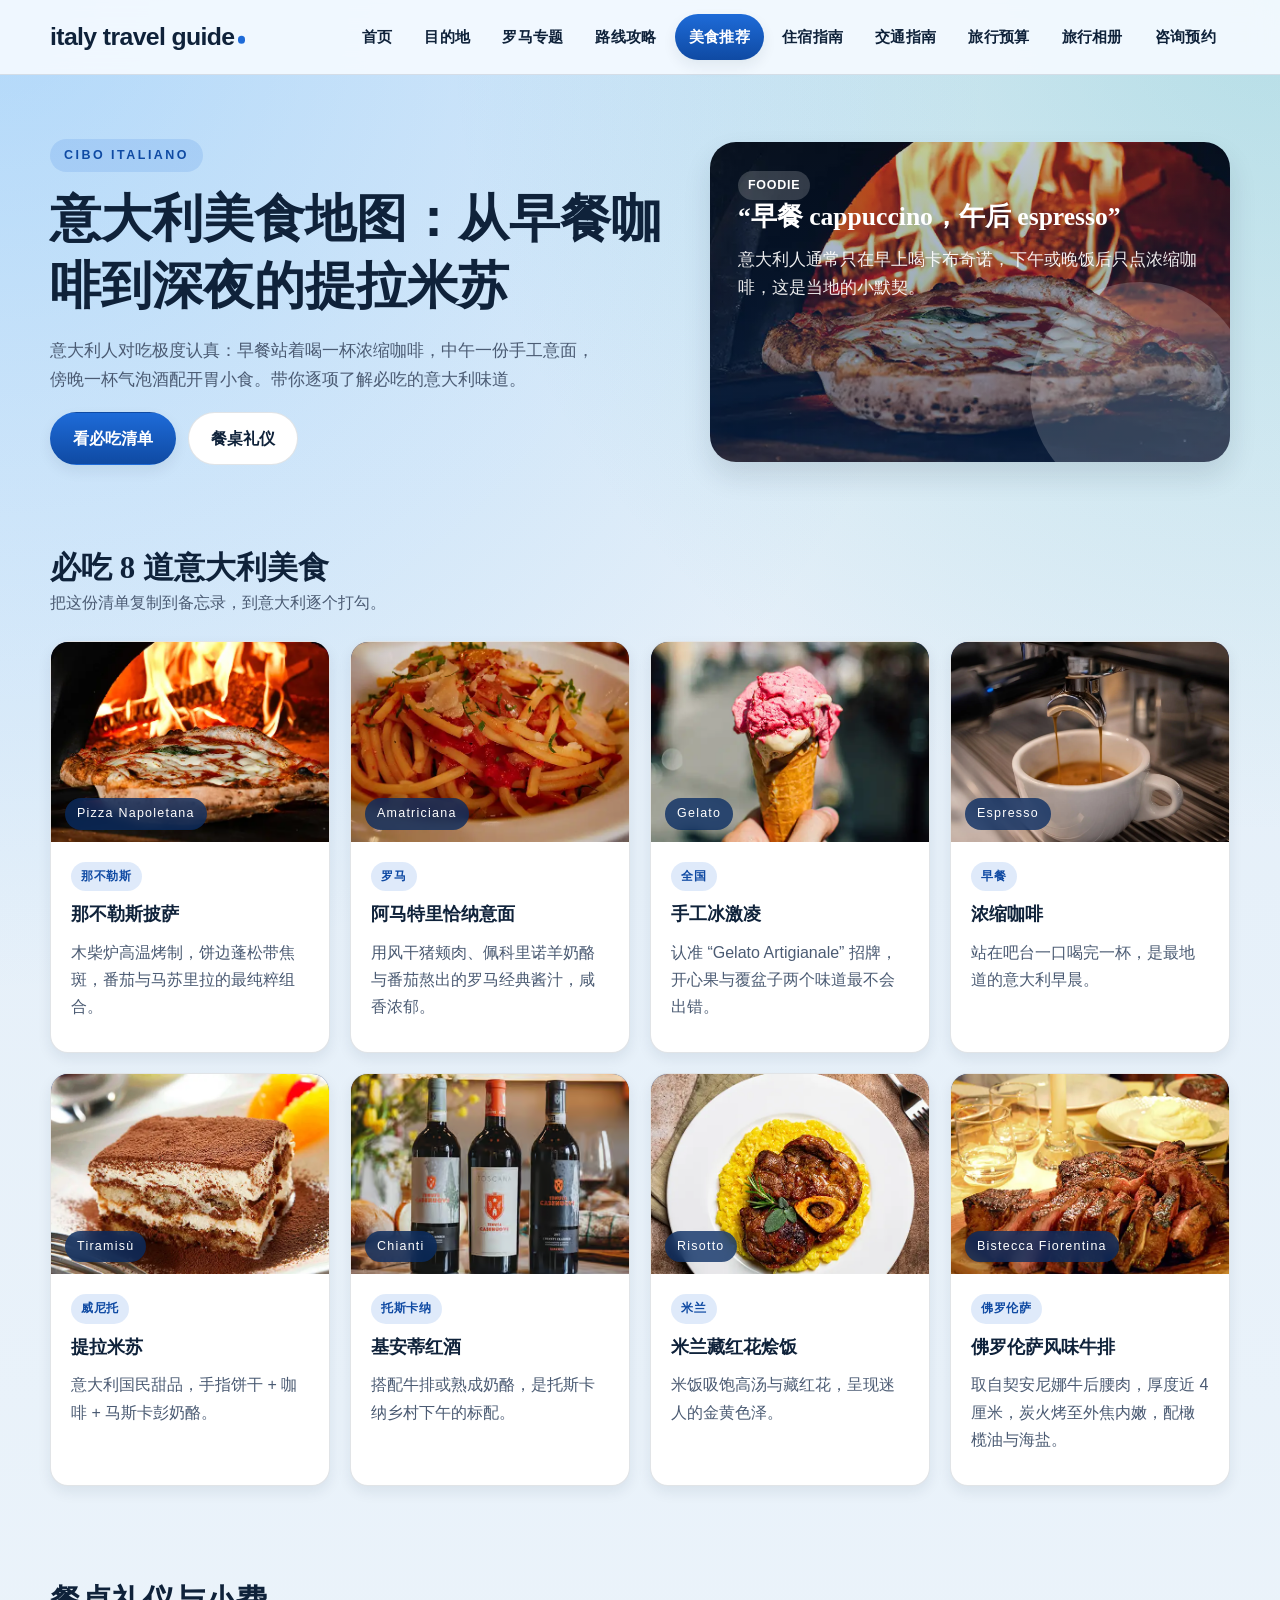
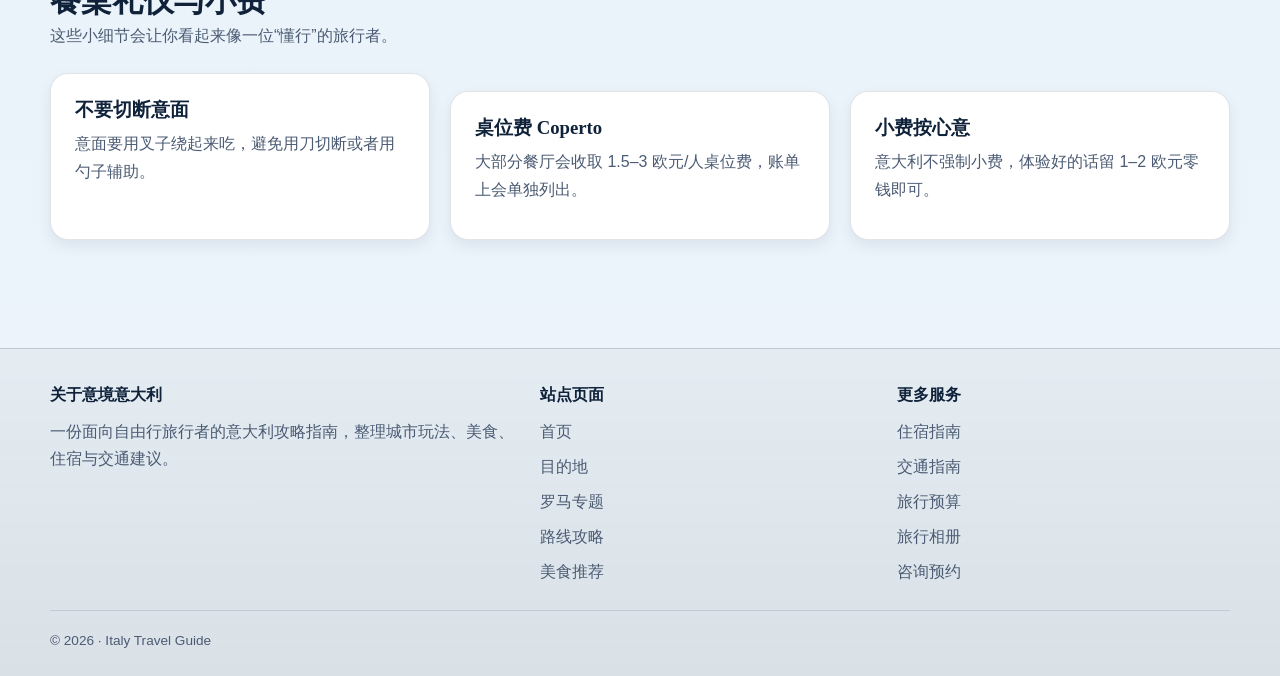
<file: food.html>
<!doctype html>
<html lang="zh-CN">
<head>
  <meta charset="utf-8">
  <meta name="viewport" content="width=device-width, initial-scale=1">
  <title>意境意大利 · 美食推荐</title>
  <link rel="stylesheet" href="./assets/css/styles.css">
</head>
<body>
  <header class="site-header">
    <div class="container nav-row">
      <a class="brand" href="./index.html">
        <span class="brand-name">Italy Travel Guide<span class="brand-dot" aria-hidden="true"></span></span>
      </a>
      <button class="menu-toggle" type="button" aria-label="展开导航">☰</button>
      <nav>
        <ul class="nav-list">
          <li><a href="./index.html">首页</a></li>
          <li><a href="./destinations.html">目的地</a></li>
          <li><a href="./rome.html">罗马专题</a></li>
          <li><a href="./routes.html">路线攻略</a></li>
          <li><a href="./food.html">美食推荐</a></li>
          <li><a href="./hotels.html">住宿指南</a></li>
          <li><a href="./traffic.html">交通指南</a></li>
          <li><a href="./budget.html">旅行预算</a></li>
          <li><a href="./gallery.html">旅行相册</a></li>
          <li><a href="./contact.html">咨询预约</a></li>
        </ul>
      </nav>
    </div>
  </header>

  <main>
    <section class="hero">
      <div class="container hero-inner">
        <div>
          <span class="hero-eyebrow">Cibo Italiano</span>
          <h1>意大利美食地图：从早餐咖啡到深夜的提拉米苏</h1>
          <p>意大利人对吃极度认真：早餐站着喝一杯浓缩咖啡，中午一份手工意面，傍晚一杯气泡酒配开胃小食。带你逐项了解必吃的意大利味道。</p>
          <div class="hero-actions">
            <a class="btn btn-primary" href="#dishes">看必吃清单</a>
            <a class="btn btn-secondary" href="#etiquette">餐桌礼仪</a>
          </div>
        </div>
        <div class="hero-card pizza">
          <span class="card-tag" style="background: rgba(255,255,255,.18); color:#fff;">Foodie</span>
          <h2>“早餐 cappuccino，午后 espresso”</h2>
          <p>意大利人通常只在早上喝卡布奇诺，下午或晚饭后只点浓缩咖啡，这是当地的小默契。</p>
        </div>
      </div>
    </section>

    <section class="section" id="dishes">
      <div class="container">
        <div class="section-header">
          <div>
            <h2>必吃 8 道意大利美食</h2>
            <p>把这份清单复制到备忘录，到意大利逐个打勾。</p>
          </div>
        </div>
        <div class="grid grid-4">
          <article class="card">
            <div class="card-art pizza"><span class="card-art-label">Pizza Napoletana</span></div>
            <div class="card-body">
              <span class="card-tag">那不勒斯</span>
              <h3>那不勒斯披萨</h3>
              <p>木柴炉高温烤制，饼边蓬松带焦斑，番茄与马苏里拉的最纯粹组合。</p>
            </div>
          </article>
          <article class="card">
            <div class="card-art pasta"><span class="card-art-label">Amatriciana</span></div>
            <div class="card-body">
              <span class="card-tag">罗马</span>
              <h3>阿马特里恰纳意面</h3>
              <p>用风干猪颊肉、佩科里诺羊奶酪与番茄熬出的罗马经典酱汁，咸香浓郁。</p>
            </div>
          </article>
          <article class="card">
            <div class="card-art gelato"><span class="card-art-label">Gelato</span></div>
            <div class="card-body">
              <span class="card-tag">全国</span>
              <h3>手工冰激凌</h3>
              <p>认准 “Gelato Artigianale” 招牌，开心果与覆盆子两个味道最不会出错。</p>
            </div>
          </article>
          <article class="card">
            <div class="card-art coffee"><span class="card-art-label">Espresso</span></div>
            <div class="card-body">
              <span class="card-tag">早餐</span>
              <h3>浓缩咖啡</h3>
              <p>站在吧台一口喝完一杯，是最地道的意大利早晨。</p>
            </div>
          </article>
          <article class="card">
            <div class="card-art dessert"><span class="card-art-label">Tiramisù</span></div>
            <div class="card-body">
              <span class="card-tag">威尼托</span>
              <h3>提拉米苏</h3>
              <p>意大利国民甜品，手指饼干 + 咖啡 + 马斯卡彭奶酪。</p>
            </div>
          </article>
          <article class="card">
            <div class="card-art wine"><span class="card-art-label">Chianti</span></div>
            <div class="card-body">
              <span class="card-tag">托斯卡纳</span>
              <h3>基安蒂红酒</h3>
              <p>搭配牛排或熟成奶酪，是托斯卡纳乡村下午的标配。</p>
            </div>
          </article>
          <article class="card">
            <div class="card-art risotto"><span class="card-art-label">Risotto</span></div>
            <div class="card-body">
              <span class="card-tag">米兰</span>
              <h3>米兰藏红花烩饭</h3>
              <p>米饭吸饱高汤与藏红花，呈现迷人的金黄色泽。</p>
            </div>
          </article>
          <article class="card">
            <div class="card-art bistecca"><span class="card-art-label">Bistecca Fiorentina</span></div>
            <div class="card-body">
              <span class="card-tag">佛罗伦萨</span>
              <h3>佛罗伦萨风味牛排</h3>
              <p>取自契安尼娜牛后腰肉，厚度近 4 厘米，炭火烤至外焦内嫩，配橄榄油与海盐。</p>
            </div>
          </article>
        </div>
      </div>
    </section>

    <section class="section" id="etiquette">
      <div class="container">
        <div class="section-header">
          <div>
            <h2>餐桌礼仪与小费</h2>
            <p>这些小细节会让你看起来像一位“懂行”的旅行者。</p>
          </div>
        </div>
        <div class="grid grid-3">
          <div class="panel">
            <h3>不要切断意面</h3>
            <p>意面要用叉子绕起来吃，避免用刀切断或者用勺子辅助。</p>
          </div>
          <div class="panel">
            <h3>桌位费 Coperto</h3>
            <p>大部分餐厅会收取 1.5–3 欧元/人桌位费，账单上会单独列出。</p>
          </div>
          <div class="panel">
            <h3>小费按心意</h3>
            <p>意大利不强制小费，体验好的话留 1–2 欧元零钱即可。</p>
          </div>
        </div>
      </div>
    </section>
  </main>

  <footer class="site-footer">
    <div class="container">
      <div class="footer-grid">
        <div>
          <h4>关于意境意大利</h4>
          <p>一份面向自由行旅行者的意大利攻略指南，整理城市玩法、美食、住宿与交通建议。</p>
        </div>
        <div>
          <h4>站点页面</h4>
          <ul>
            <li><a href="./index.html">首页</a></li>
            <li><a href="./destinations.html">目的地</a></li>
            <li><a href="./rome.html">罗马专题</a></li>
            <li><a href="./routes.html">路线攻略</a></li>
            <li><a href="./food.html">美食推荐</a></li>
          </ul>
        </div>
        <div>
          <h4>更多服务</h4>
          <ul>
            <li><a href="./hotels.html">住宿指南</a></li>
            <li><a href="./traffic.html">交通指南</a></li>
            <li><a href="./budget.html">旅行预算</a></li>
            <li><a href="./gallery.html">旅行相册</a></li>
            <li><a href="./contact.html">咨询预约</a></li>
          </ul>
        </div>
      </div>
      <div class="footer-bottom">
        <span>© 2026 · Italy Travel Guide</span>
        <span></span>
      </div>
    </div>
  </footer>

  <script src="./assets/js/app.js"></script>
</body>
</html>
</file>
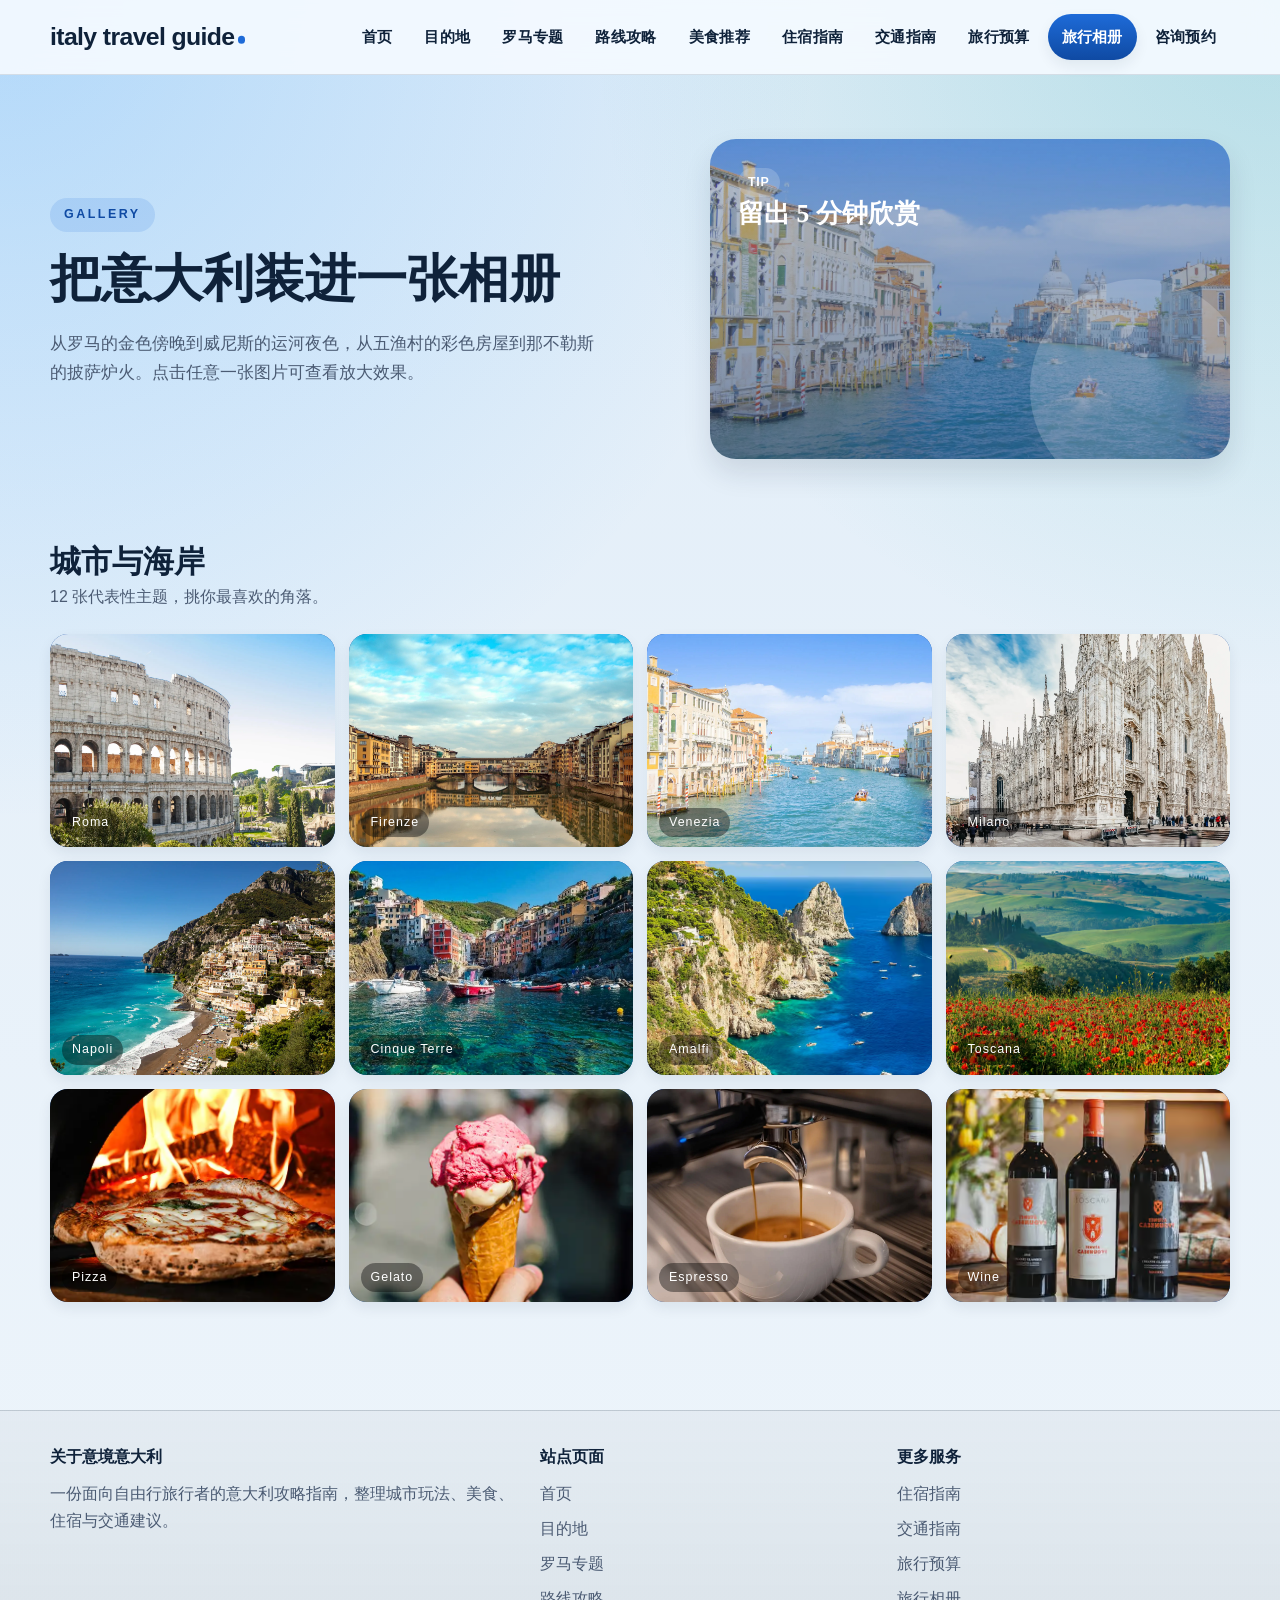
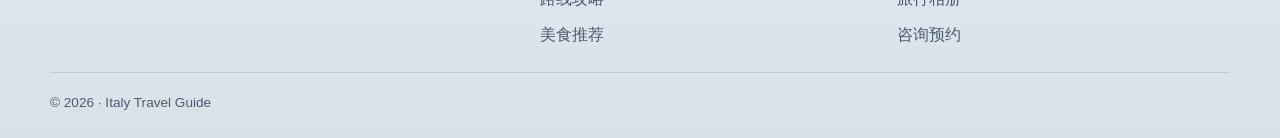
<file: gallery.html>
<!doctype html>
<html lang="zh-CN">
<head>
  <meta charset="utf-8">
  <meta name="viewport" content="width=device-width, initial-scale=1">
  <title>意境意大利 · 旅行相册</title>
  <link rel="stylesheet" href="./assets/css/styles.css">
</head>
<body>
  <header class="site-header">
    <div class="container nav-row">
      <a class="brand" href="./index.html">
        <span class="brand-name">Italy Travel Guide<span class="brand-dot" aria-hidden="true"></span></span>
      </a>
      <button class="menu-toggle" type="button" aria-label="展开导航">☰</button>
      <nav>
        <ul class="nav-list">
          <li><a href="./index.html">首页</a></li>
          <li><a href="./destinations.html">目的地</a></li>
          <li><a href="./rome.html">罗马专题</a></li>
          <li><a href="./routes.html">路线攻略</a></li>
          <li><a href="./food.html">美食推荐</a></li>
          <li><a href="./hotels.html">住宿指南</a></li>
          <li><a href="./traffic.html">交通指南</a></li>
          <li><a href="./budget.html">旅行预算</a></li>
          <li><a href="./gallery.html">旅行相册</a></li>
          <li><a href="./contact.html">咨询预约</a></li>
        </ul>
      </nav>
    </div>
  </header>

  <main>
    <section class="hero">
      <div class="container hero-inner">
        <div>
          <span class="hero-eyebrow">Gallery</span>
          <h1>把意大利装进一张相册</h1>
          <p>从罗马的金色傍晚到威尼斯的运河夜色，从五渔村的彩色房屋到那不勒斯的披萨炉火。点击任意一张图片可查看放大效果。</p>
        </div>
        <div class="hero-card venice">
          <span class="card-tag" style="background: rgba(255,255,255,.18); color:#fff;">Tip</span>
          <h2>留出 5 分钟欣赏</h2>
        </div>
      </div>
    </section>

    <section class="section">
      <div class="container">
        <div class="section-header">
          <div>
            <h2>城市与海岸</h2>
            <p>12 张代表性主题，挑你最喜欢的角落。</p>
          </div>
        </div>

        <div class="gallery" data-gallery>
          <button type="button" data-art="rome" data-title="罗马 · 斗兽场" data-desc="清晨的斗兽场最值得早起，金色阳光打在石墙上。"><div class="gallery-tile card-art rome"></div><span class="gallery-label">Roma</span></button>
          <button type="button" data-art="florence" data-title="佛罗伦萨 · 老桥" data-desc="阿尔诺河上最浪漫的老桥，黄昏拍照绝佳。"><div class="gallery-tile card-art florence"></div><span class="gallery-label">Firenze</span></button>
          <button type="button" data-art="venice" data-title="威尼斯 · 大运河" data-desc="贡多拉与彩色房屋是威尼斯永恒的画面。"><div class="gallery-tile card-art venice"></div><span class="gallery-label">Venezia</span></button>
          <button type="button" data-art="milan" data-title="米兰 · 大教堂" data-desc="上百座尖塔与白色大理石的米兰大教堂。"><div class="gallery-tile card-art milan"></div><span class="gallery-label">Milano</span></button>
          <button type="button" data-art="naples" data-title="那不勒斯 · 海湾" data-desc="维苏威火山下，海湾把整座城市捧在掌心。"><div class="gallery-tile card-art naples"></div><span class="gallery-label">Napoli</span></button>
          <button type="button" data-art="cinque" data-title="五渔村 · 彩色房屋" data-desc="挂在悬崖上的彩色童话小镇。"><div class="gallery-tile card-art cinque"></div><span class="gallery-label">Cinque Terre</span></button>
          <button type="button" data-art="amalfi" data-title="阿玛尔菲 · 海岸公路" data-desc="蜿蜒山路上的白色教堂与地中海。"><div class="gallery-tile card-art amalfi"></div><span class="gallery-label">Amalfi</span></button>
          <button type="button" data-art="tuscany" data-title="托斯卡纳 · 葡萄园" data-desc="一望无际的田野与远处的塔楼。"><div class="gallery-tile card-art tuscany"></div><span class="gallery-label">Toscana</span></button>
          <button type="button" data-art="pizza" data-title="美食 · 那不勒斯披萨" data-desc="那不勒斯木柴炉里的烟火气与拉丝奶酪。"><div class="gallery-tile card-art pizza"></div><span class="gallery-label">Pizza</span></button>
          <button type="button" data-art="gelato" data-title="美食 · 手工冰激凌" data-desc="意大利夏天的解暑神器。"><div class="gallery-tile card-art gelato"></div><span class="gallery-label">Gelato</span></button>
          <button type="button" data-art="coffee" data-title="美食 · 浓缩咖啡" data-desc="意大利人最熟悉的早晨味道。"><div class="gallery-tile card-art coffee"></div><span class="gallery-label">Espresso</span></button>
          <button type="button" data-art="wine" data-title="美食 · 托斯卡纳红酒" data-desc="基安蒂红酒搭配橄榄油烤面包。"><div class="gallery-tile card-art wine"></div><span class="gallery-label">Wine</span></button>
        </div>
      </div>
    </section>
  </main>

  <dialog id="lightbox" class="lightbox">
    <div class="lightbox-card">
      <div class="lightbox-art card-art rome"></div>
      <div>
        <span class="card-tag">Memory</span>
        <h3 class="lightbox-title">罗马 · 斗兽场</h3>
        <p class="lightbox-desc">清晨的斗兽场最值得早起，金色阳光打在石墙上。</p>
      </div>
      <div class="lightbox-actions">
        <button type="button" class="btn btn-secondary" data-close-lightbox>关闭</button>
      </div>
    </div>
  </dialog>

  <footer class="site-footer">
    <div class="container">
      <div class="footer-grid">
        <div>
          <h4>关于意境意大利</h4>
          <p>一份面向自由行旅行者的意大利攻略指南，整理城市玩法、美食、住宿与交通建议。</p>
        </div>
        <div>
          <h4>站点页面</h4>
          <ul>
            <li><a href="./index.html">首页</a></li>
            <li><a href="./destinations.html">目的地</a></li>
            <li><a href="./rome.html">罗马专题</a></li>
            <li><a href="./routes.html">路线攻略</a></li>
            <li><a href="./food.html">美食推荐</a></li>
          </ul>
        </div>
        <div>
          <h4>更多服务</h4>
          <ul>
            <li><a href="./hotels.html">住宿指南</a></li>
            <li><a href="./traffic.html">交通指南</a></li>
            <li><a href="./budget.html">旅行预算</a></li>
            <li><a href="./gallery.html">旅行相册</a></li>
            <li><a href="./contact.html">咨询预约</a></li>
          </ul>
        </div>
      </div>
      <div class="footer-bottom">
        <span>© 2026 · Italy Travel Guide</span>
        <span></span>
      </div>
    </div>
  </footer>

  <script src="./assets/js/app.js"></script>
</body>
</html>
</file>
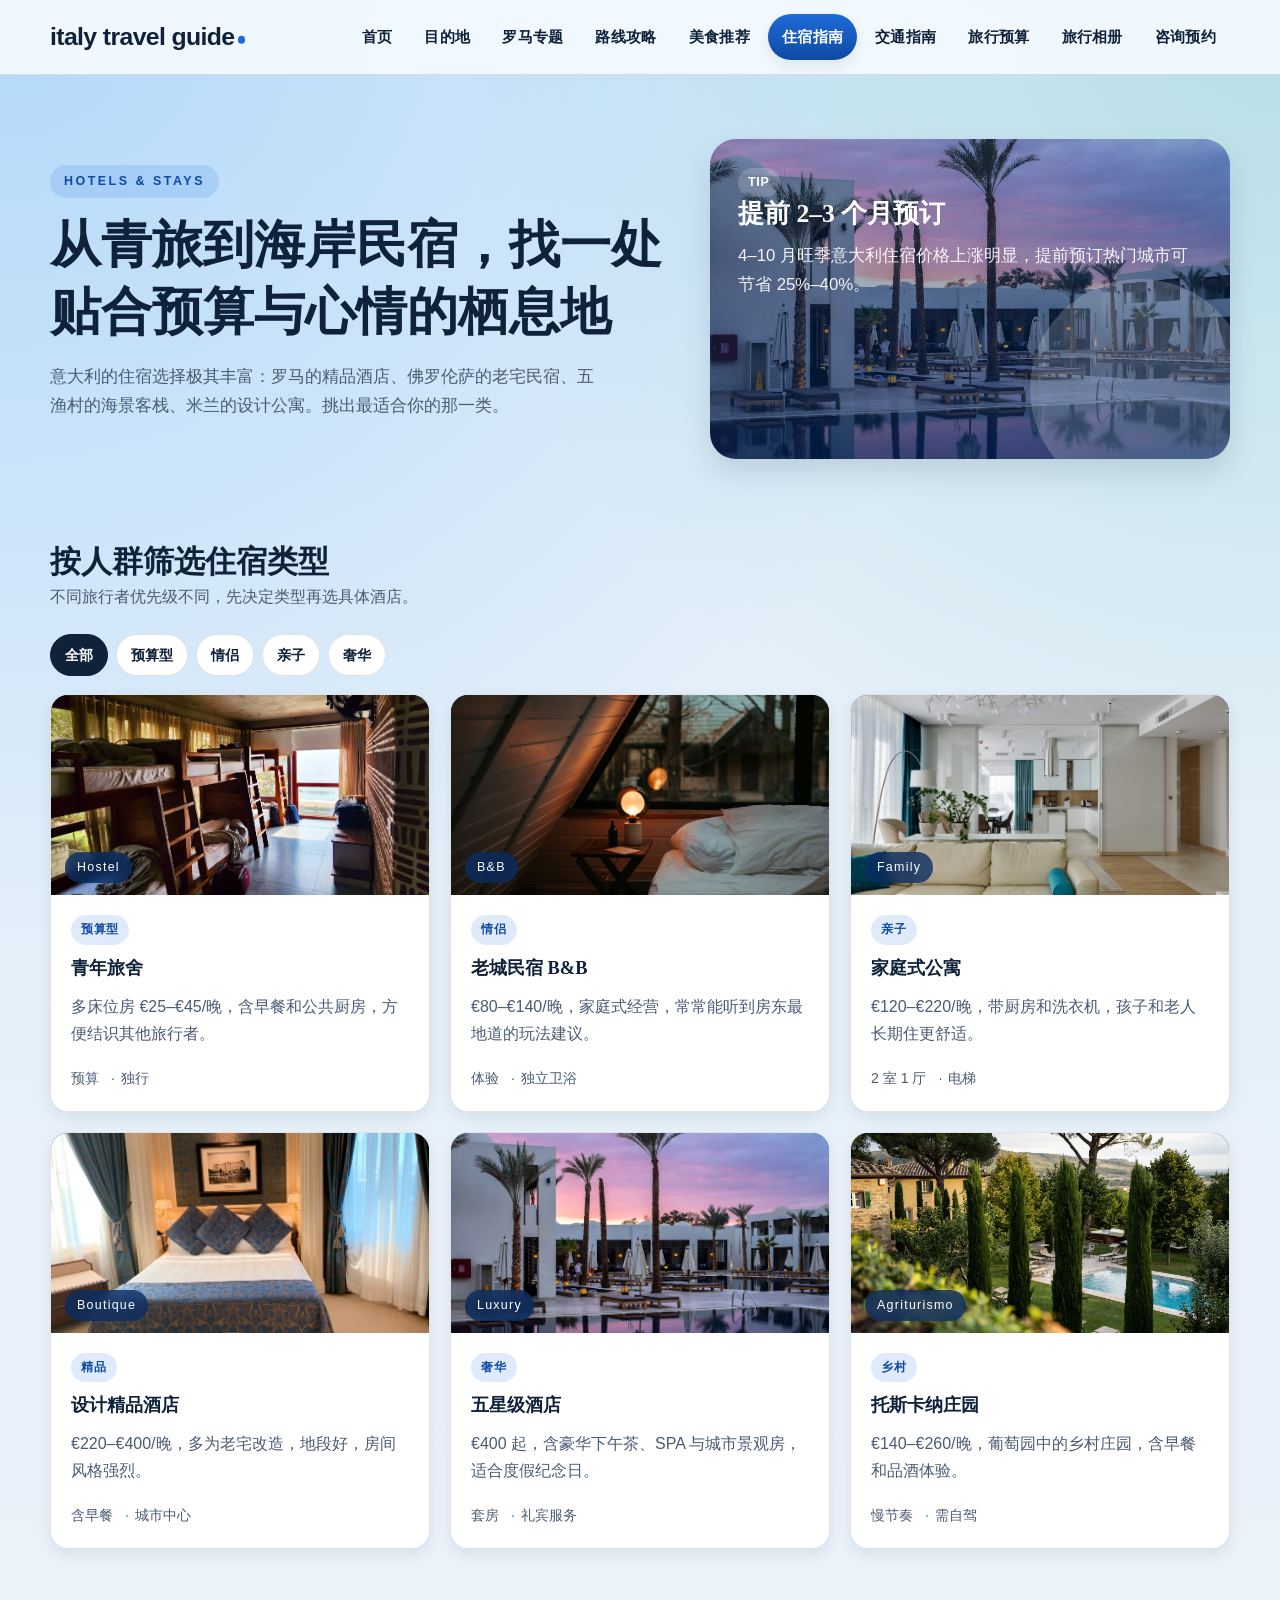
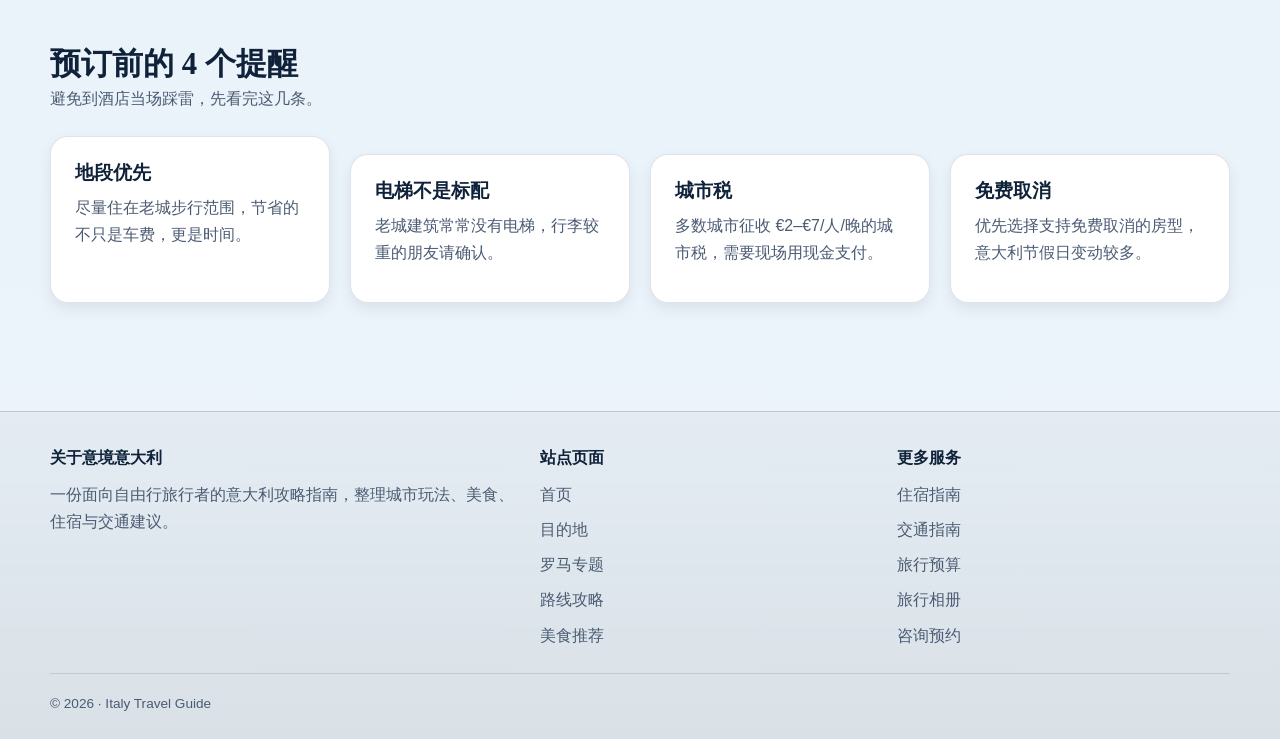
<file: hotels.html>
<!doctype html>
<html lang="zh-CN">
<head>
  <meta charset="utf-8">
  <meta name="viewport" content="width=device-width, initial-scale=1">
  <title>意境意大利 · 住宿指南</title>
  <link rel="stylesheet" href="./assets/css/styles.css">
</head>
<body>
  <header class="site-header">
    <div class="container nav-row">
      <a class="brand" href="./index.html">
        <span class="brand-name">Italy Travel Guide<span class="brand-dot" aria-hidden="true"></span></span>
      </a>
      <button class="menu-toggle" type="button" aria-label="展开导航">☰</button>
      <nav>
        <ul class="nav-list">
          <li><a href="./index.html">首页</a></li>
          <li><a href="./destinations.html">目的地</a></li>
          <li><a href="./rome.html">罗马专题</a></li>
          <li><a href="./routes.html">路线攻略</a></li>
          <li><a href="./food.html">美食推荐</a></li>
          <li><a href="./hotels.html">住宿指南</a></li>
          <li><a href="./traffic.html">交通指南</a></li>
          <li><a href="./budget.html">旅行预算</a></li>
          <li><a href="./gallery.html">旅行相册</a></li>
          <li><a href="./contact.html">咨询预约</a></li>
        </ul>
      </nav>
    </div>
  </header>

  <main>
    <section class="hero">
      <div class="container hero-inner">
        <div>
          <span class="hero-eyebrow">Hotels &amp; Stays</span>
          <h1>从青旅到海岸民宿，找一处贴合预算与心情的栖息地</h1>
          <p>意大利的住宿选择极其丰富：罗马的精品酒店、佛罗伦萨的老宅民宿、五渔村的海景客栈、米兰的设计公寓。挑出最适合你的那一类。</p>
        </div>
        <div class="hero-card luxury">
          <span class="card-tag" style="background: rgba(255,255,255,.18); color:#fff;">Tip</span>
          <h2>提前 2–3 个月预订</h2>
          <p>4–10 月旺季意大利住宿价格上涨明显，提前预订热门城市可节省 25%–40%。</p>
        </div>
      </div>
    </section>

    <section class="section">
      <div class="container">
        <div class="section-header">
          <div>
            <h2>按人群筛选住宿类型</h2>
            <p>不同旅行者优先级不同，先决定类型再选具体酒店。</p>
          </div>
        </div>

        <div class="chips" data-filter-group data-target=".hotel-grid">
          <button class="chip is-active" type="button" data-filter="all">全部</button>
          <button class="chip" type="button" data-filter="budget">预算型</button>
          <button class="chip" type="button" data-filter="couple">情侣</button>
          <button class="chip" type="button" data-filter="family">亲子</button>
          <button class="chip" type="button" data-filter="luxury">奢华</button>
        </div>

        <div class="grid grid-3 hotel-grid">
          <article class="card" data-tags="budget">
            <div class="card-art hostel"><span class="card-art-label">Hostel</span></div>
            <div class="card-body">
              <span class="card-tag">预算型</span>
              <h3>青年旅舍</h3>
              <p>多床位房 €25–€45/晚，含早餐和公共厨房，方便结识其他旅行者。</p>
              <div class="card-meta"><span>预算</span><span>独行</span></div>
            </div>
          </article>
          <article class="card" data-tags="couple budget">
            <div class="card-art bnb"><span class="card-art-label">B&amp;B</span></div>
            <div class="card-body">
              <span class="card-tag">情侣</span>
              <h3>老城民宿 B&amp;B</h3>
              <p>€80–€140/晚，家庭式经营，常常能听到房东最地道的玩法建议。</p>
              <div class="card-meta"><span>体验</span><span>独立卫浴</span></div>
            </div>
          </article>
          <article class="card" data-tags="family">
            <div class="card-art family"><span class="card-art-label">Family</span></div>
            <div class="card-body">
              <span class="card-tag">亲子</span>
              <h3>家庭式公寓</h3>
              <p>€120–€220/晚，带厨房和洗衣机，孩子和老人长期住更舒适。</p>
              <div class="card-meta"><span>2 室 1 厅</span><span>电梯</span></div>
            </div>
          </article>
          <article class="card" data-tags="luxury couple">
            <div class="card-art hotel"><span class="card-art-label">Boutique</span></div>
            <div class="card-body">
              <span class="card-tag">精品</span>
              <h3>设计精品酒店</h3>
              <p>€220–€400/晚，多为老宅改造，地段好，房间风格强烈。</p>
              <div class="card-meta"><span>含早餐</span><span>城市中心</span></div>
            </div>
          </article>
          <article class="card" data-tags="luxury">
            <div class="card-art luxury"><span class="card-art-label">Luxury</span></div>
            <div class="card-body">
              <span class="card-tag">奢华</span>
              <h3>五星级酒店</h3>
              <p>€400 起，含豪华下午茶、SPA 与城市景观房，适合度假纪念日。</p>
              <div class="card-meta"><span>套房</span><span>礼宾服务</span></div>
            </div>
          </article>
          <article class="card" data-tags="couple family">
            <div class="card-art budget"><span class="card-art-label">Agriturismo</span></div>
            <div class="card-body">
              <span class="card-tag">乡村</span>
              <h3>托斯卡纳庄园</h3>
              <p>€140–€260/晚，葡萄园中的乡村庄园，含早餐和品酒体验。</p>
              <div class="card-meta"><span>慢节奏</span><span>需自驾</span></div>
            </div>
          </article>
        </div>
      </div>
    </section>

    <section class="section">
      <div class="container">
        <div class="section-header">
          <div>
            <h2>预订前的 4 个提醒</h2>
            <p>避免到酒店当场踩雷，先看完这几条。</p>
          </div>
        </div>
        <div class="grid grid-4">
          <div class="panel">
            <h3>地段优先</h3>
            <p>尽量住在老城步行范围，节省的不只是车费，更是时间。</p>
          </div>
          <div class="panel">
            <h3>电梯不是标配</h3>
            <p>老城建筑常常没有电梯，行李较重的朋友请确认。</p>
          </div>
          <div class="panel">
            <h3>城市税</h3>
            <p>多数城市征收 €2–€7/人/晚的城市税，需要现场用现金支付。</p>
          </div>
          <div class="panel">
            <h3>免费取消</h3>
            <p>优先选择支持免费取消的房型，意大利节假日变动较多。</p>
          </div>
        </div>
      </div>
    </section>
  </main>

  <footer class="site-footer">
    <div class="container">
      <div class="footer-grid">
        <div>
          <h4>关于意境意大利</h4>
          <p>一份面向自由行旅行者的意大利攻略指南，整理城市玩法、美食、住宿与交通建议。</p>
        </div>
        <div>
          <h4>站点页面</h4>
          <ul>
            <li><a href="./index.html">首页</a></li>
            <li><a href="./destinations.html">目的地</a></li>
            <li><a href="./rome.html">罗马专题</a></li>
            <li><a href="./routes.html">路线攻略</a></li>
            <li><a href="./food.html">美食推荐</a></li>
          </ul>
        </div>
        <div>
          <h4>更多服务</h4>
          <ul>
            <li><a href="./hotels.html">住宿指南</a></li>
            <li><a href="./traffic.html">交通指南</a></li>
            <li><a href="./budget.html">旅行预算</a></li>
            <li><a href="./gallery.html">旅行相册</a></li>
            <li><a href="./contact.html">咨询预约</a></li>
          </ul>
        </div>
      </div>
      <div class="footer-bottom">
        <span>© 2026 · Italy Travel Guide</span>
        <span></span>
      </div>
    </div>
  </footer>

  <script src="./assets/js/app.js"></script>
</body>
</html>
</file>
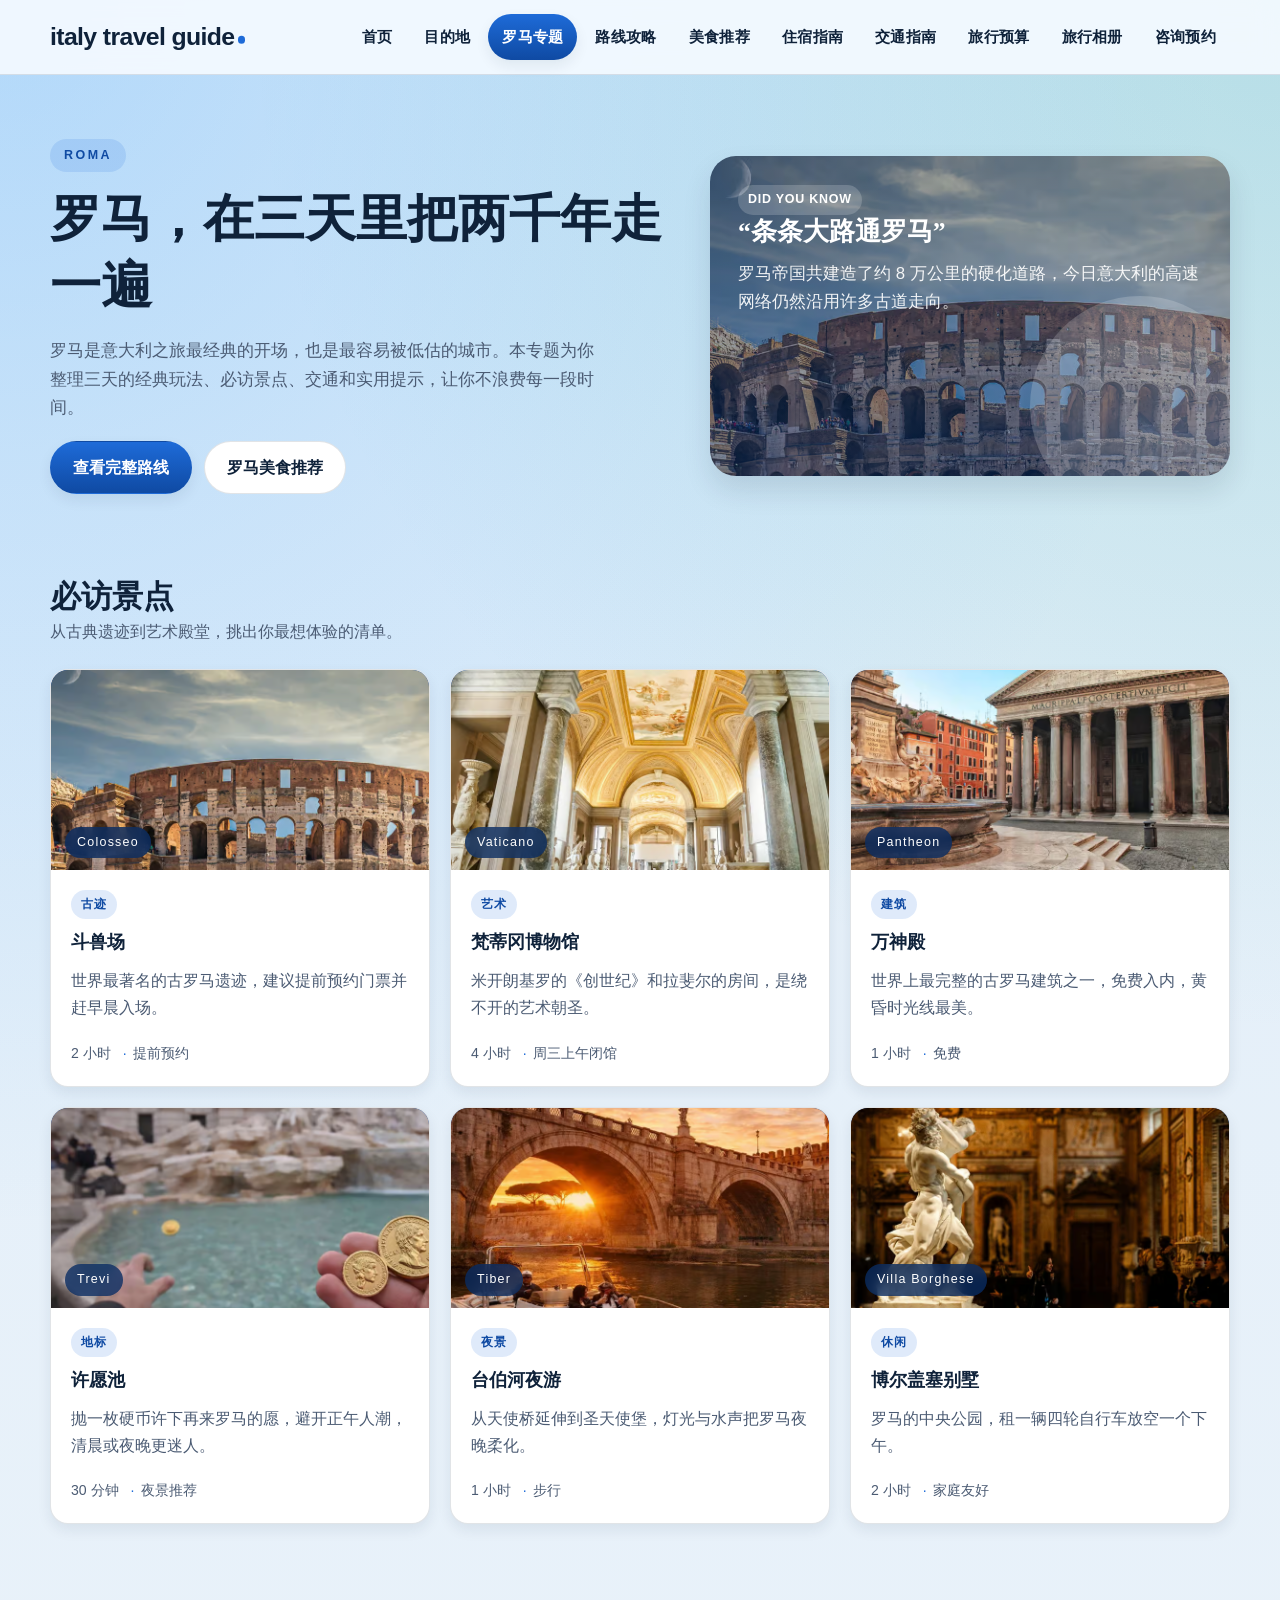
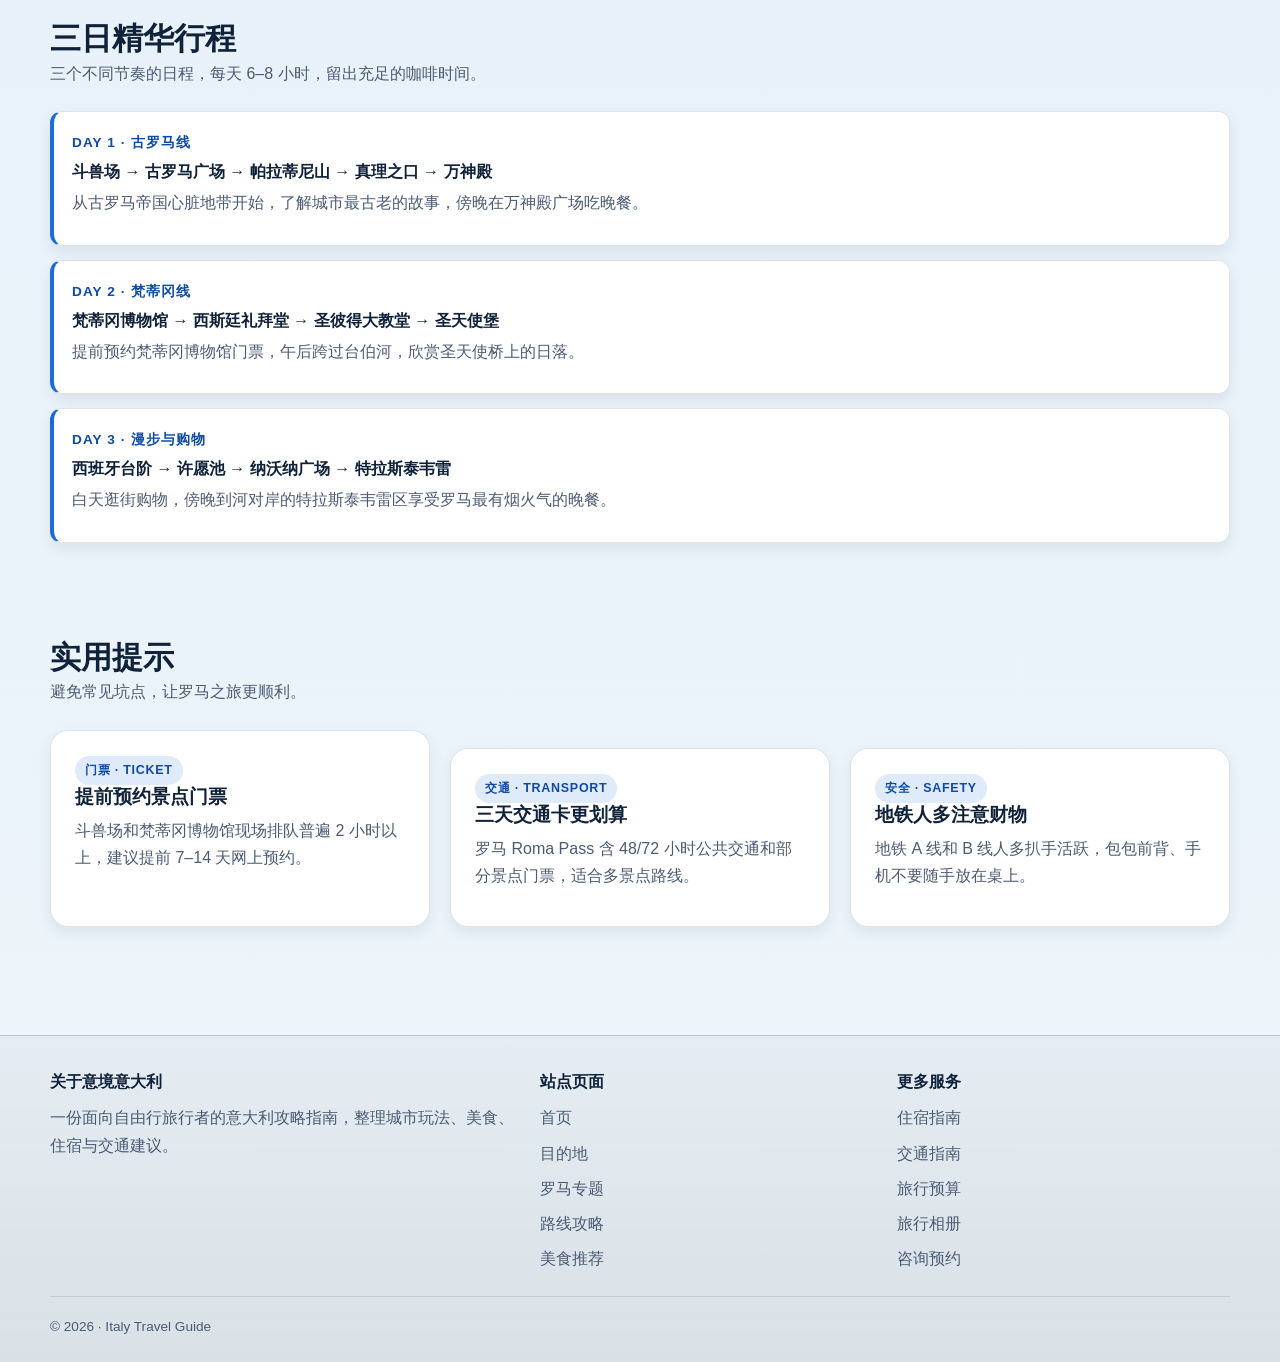
<file: rome.html>
<!doctype html>
<html lang="zh-CN">
<head>
  <meta charset="utf-8">
  <meta name="viewport" content="width=device-width, initial-scale=1">
  <title>意境意大利 · 罗马专题</title>
  <link rel="stylesheet" href="./assets/css/styles.css">
</head>
<body>
  <header class="site-header">
    <div class="container nav-row">
      <a class="brand" href="./index.html">
        <span class="brand-name">Italy Travel Guide<span class="brand-dot" aria-hidden="true"></span></span>
      </a>
      <button class="menu-toggle" type="button" aria-label="展开导航">☰</button>
      <nav>
        <ul class="nav-list">
          <li><a href="./index.html">首页</a></li>
          <li><a href="./destinations.html">目的地</a></li>
          <li><a href="./rome.html">罗马专题</a></li>
          <li><a href="./routes.html">路线攻略</a></li>
          <li><a href="./food.html">美食推荐</a></li>
          <li><a href="./hotels.html">住宿指南</a></li>
          <li><a href="./traffic.html">交通指南</a></li>
          <li><a href="./budget.html">旅行预算</a></li>
          <li><a href="./gallery.html">旅行相册</a></li>
          <li><a href="./contact.html">咨询预约</a></li>
        </ul>
      </nav>
    </div>
  </header>

  <main>
    <section class="hero">
      <div class="container hero-inner">
        <div>
          <span class="hero-eyebrow">Roma</span>
          <h1>罗马，在三天里把两千年走一遍</h1>
          <p>罗马是意大利之旅最经典的开场，也是最容易被低估的城市。本专题为你整理三天的经典玩法、必访景点、交通和实用提示，让你不浪费每一段时间。</p>
          <div class="hero-actions">
            <a class="btn btn-primary" href="./routes.html">查看完整路线</a>
            <a class="btn btn-secondary" href="./food.html">罗马美食推荐</a>
          </div>
        </div>
        <div class="hero-card colosseo">
          <span class="card-tag" style="background: rgba(255,255,255,.18); color:#fff;">Did you know</span>
          <h2>“条条大路通罗马”</h2>
          <p>罗马帝国共建造了约 8 万公里的硬化道路，今日意大利的高速网络仍然沿用许多古道走向。</p>
        </div>
      </div>
    </section>

    <section class="section">
      <div class="container">
        <div class="section-header">
          <div>
            <h2>必访景点</h2>
            <p>从古典遗迹到艺术殿堂，挑出你最想体验的清单。</p>
          </div>
        </div>
        <div class="grid grid-3">
          <article class="card">
            <div class="card-art colosseo"><span class="card-art-label">Colosseo</span></div>
            <div class="card-body">
              <span class="card-tag">古迹</span>
              <h3>斗兽场</h3>
              <p>世界最著名的古罗马遗迹，建议提前预约门票并赶早晨入场。</p>
              <div class="card-meta"><span>2 小时</span><span>提前预约</span></div>
            </div>
          </article>
          <article class="card">
            <div class="card-art vaticano"><span class="card-art-label">Vaticano</span></div>
            <div class="card-body">
              <span class="card-tag">艺术</span>
              <h3>梵蒂冈博物馆</h3>
              <p>米开朗基罗的《创世纪》和拉斐尔的房间，是绕不开的艺术朝圣。</p>
              <div class="card-meta"><span>4 小时</span><span>周三上午闭馆</span></div>
            </div>
          </article>
          <article class="card">
            <div class="card-art pantheon"><span class="card-art-label">Pantheon</span></div>
            <div class="card-body">
              <span class="card-tag">建筑</span>
              <h3>万神殿</h3>
              <p>世界上最完整的古罗马建筑之一，免费入内，黄昏时光线最美。</p>
              <div class="card-meta"><span>1 小时</span><span>免费</span></div>
            </div>
          </article>
          <article class="card">
            <div class="card-art trevi"><span class="card-art-label">Trevi</span></div>
            <div class="card-body">
              <span class="card-tag">地标</span>
              <h3>许愿池</h3>
              <p>抛一枚硬币许下再来罗马的愿，避开正午人潮，清晨或夜晚更迷人。</p>
              <div class="card-meta"><span>30 分钟</span><span>夜景推荐</span></div>
            </div>
          </article>
          <article class="card">
            <div class="card-art tiber"><span class="card-art-label">Tiber</span></div>
            <div class="card-body">
              <span class="card-tag">夜景</span>
              <h3>台伯河夜游</h3>
              <p>从天使桥延伸到圣天使堡，灯光与水声把罗马夜晚柔化。</p>
              <div class="card-meta"><span>1 小时</span><span>步行</span></div>
            </div>
          </article>
          <article class="card">
            <div class="card-art villa"><span class="card-art-label">Villa Borghese</span></div>
            <div class="card-body">
              <span class="card-tag">休闲</span>
              <h3>博尔盖塞别墅</h3>
              <p>罗马的中央公园，租一辆四轮自行车放空一个下午。</p>
              <div class="card-meta"><span>2 小时</span><span>家庭友好</span></div>
            </div>
          </article>
        </div>
      </div>
    </section>

    <section class="section">
      <div class="container">
        <div class="section-header">
          <div>
            <h2>三日精华行程</h2>
            <p>三个不同节奏的日程，每天 6–8 小时，留出充足的咖啡时间。</p>
          </div>
        </div>
        <ul class="timeline">
          <li>
            <span>DAY 1 · 古罗马线</span>
            <strong>斗兽场 → 古罗马广场 → 帕拉蒂尼山 → 真理之口 → 万神殿</strong>
            <p>从古罗马帝国心脏地带开始，了解城市最古老的故事，傍晚在万神殿广场吃晚餐。</p>
          </li>
          <li>
            <span>DAY 2 · 梵蒂冈线</span>
            <strong>梵蒂冈博物馆 → 西斯廷礼拜堂 → 圣彼得大教堂 → 圣天使堡</strong>
            <p>提前预约梵蒂冈博物馆门票，午后跨过台伯河，欣赏圣天使桥上的日落。</p>
          </li>
          <li>
            <span>DAY 3 · 漫步与购物</span>
            <strong>西班牙台阶 → 许愿池 → 纳沃纳广场 → 特拉斯泰韦雷</strong>
            <p>白天逛街购物，傍晚到河对岸的特拉斯泰韦雷区享受罗马最有烟火气的晚餐。</p>
          </li>
        </ul>
      </div>
    </section>

    <section class="section">
      <div class="container">
        <div class="section-header">
          <div>
            <h2>实用提示</h2>
            <p>避免常见坑点，让罗马之旅更顺利。</p>
          </div>
        </div>
        <div class="grid grid-3">
          <div class="panel">
            <span class="card-tag">门票 · Ticket</span>
            <h3>提前预约景点门票</h3>
            <p>斗兽场和梵蒂冈博物馆现场排队普遍 2 小时以上，建议提前 7–14 天网上预约。</p>
          </div>
          <div class="panel">
            <span class="card-tag">交通 · Transport</span>
            <h3>三天交通卡更划算</h3>
            <p>罗马 Roma Pass 含 48/72 小时公共交通和部分景点门票，适合多景点路线。</p>
          </div>
          <div class="panel">
            <span class="card-tag">安全 · Safety</span>
            <h3>地铁人多注意财物</h3>
            <p>地铁 A 线和 B 线人多扒手活跃，包包前背、手机不要随手放在桌上。</p>
          </div>
        </div>
      </div>
    </section>
  </main>

  <footer class="site-footer">
    <div class="container">
      <div class="footer-grid">
        <div>
          <h4>关于意境意大利</h4>
          <p>一份面向自由行旅行者的意大利攻略指南，整理城市玩法、美食、住宿与交通建议。</p>
        </div>
        <div>
          <h4>站点页面</h4>
          <ul>
            <li><a href="./index.html">首页</a></li>
            <li><a href="./destinations.html">目的地</a></li>
            <li><a href="./rome.html">罗马专题</a></li>
            <li><a href="./routes.html">路线攻略</a></li>
            <li><a href="./food.html">美食推荐</a></li>
          </ul>
        </div>
        <div>
          <h4>更多服务</h4>
          <ul>
            <li><a href="./hotels.html">住宿指南</a></li>
            <li><a href="./traffic.html">交通指南</a></li>
            <li><a href="./budget.html">旅行预算</a></li>
            <li><a href="./gallery.html">旅行相册</a></li>
            <li><a href="./contact.html">咨询预约</a></li>
          </ul>
        </div>
      </div>
      <div class="footer-bottom">
        <span>© 2026 · Italy Travel Guide</span>
        <span></span>
      </div>
    </div>
  </footer>

  <script src="./assets/js/app.js"></script>
</body>
</html>
</file>
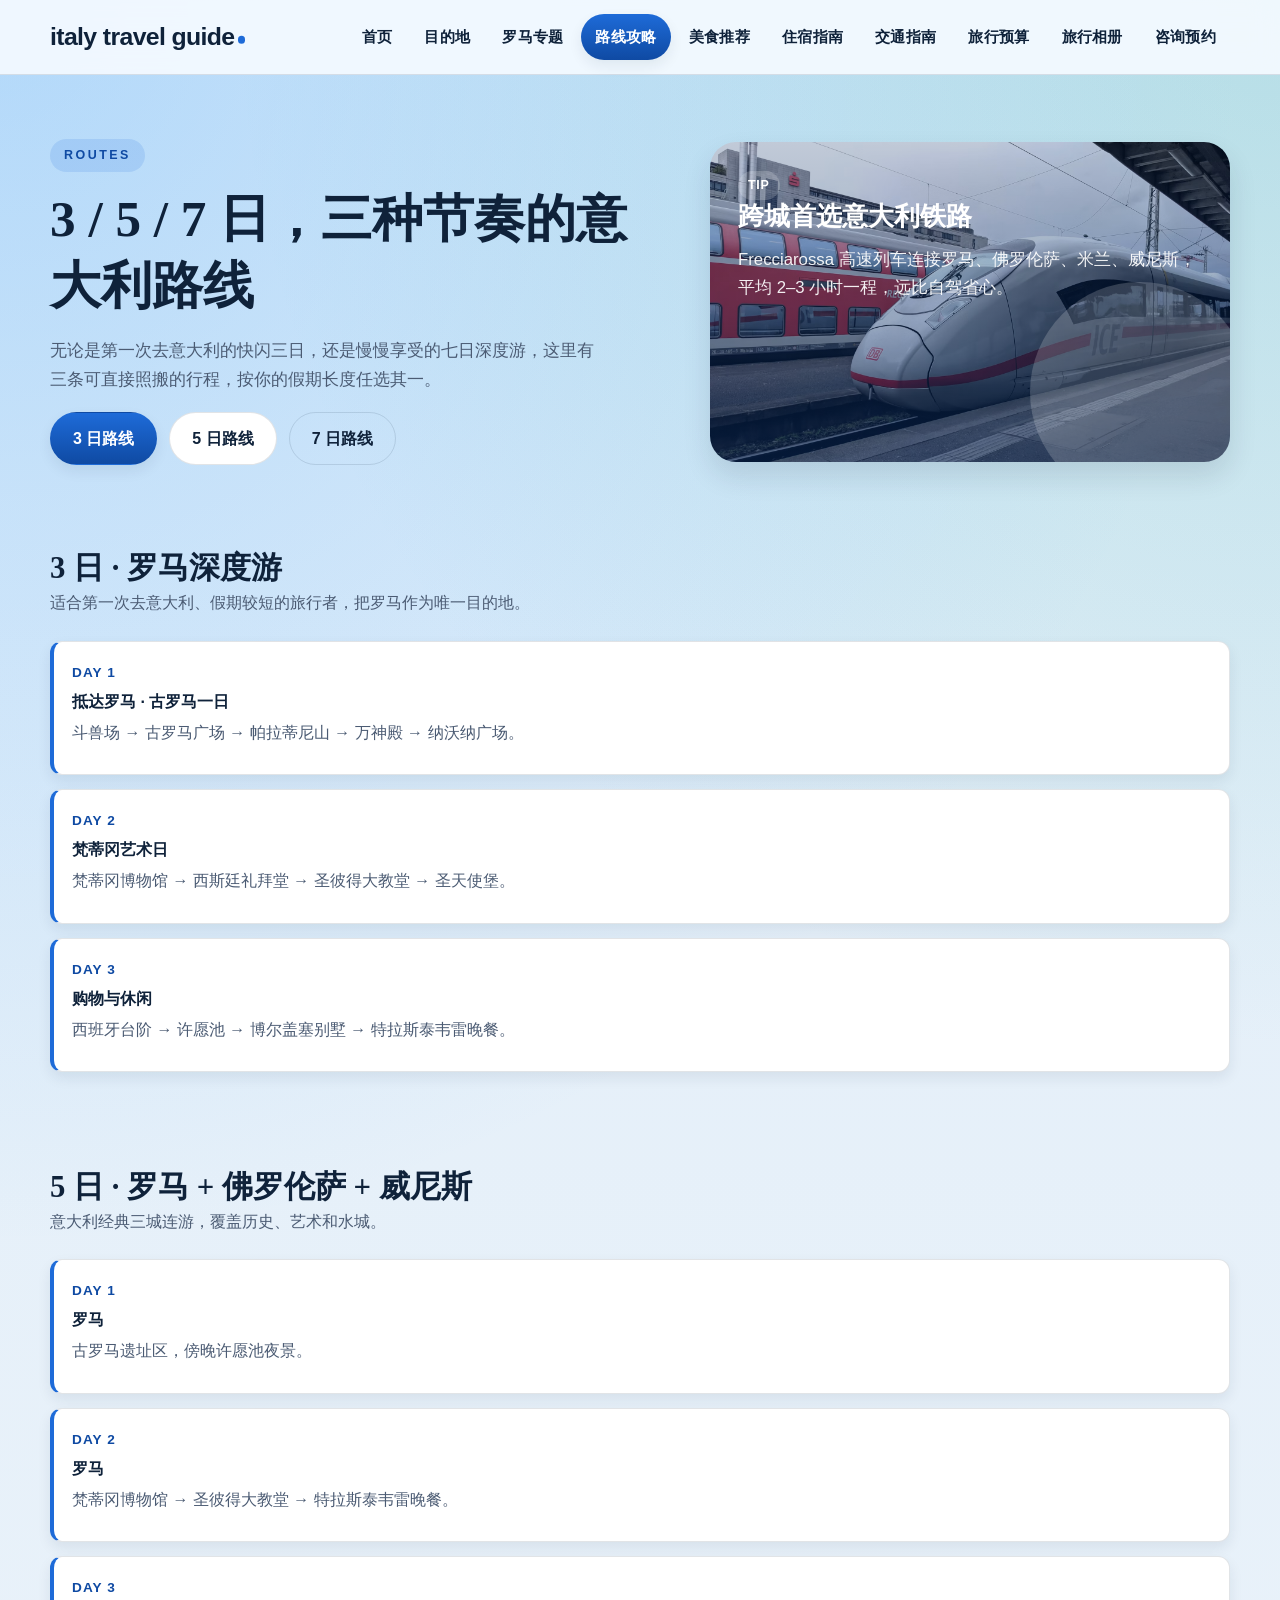
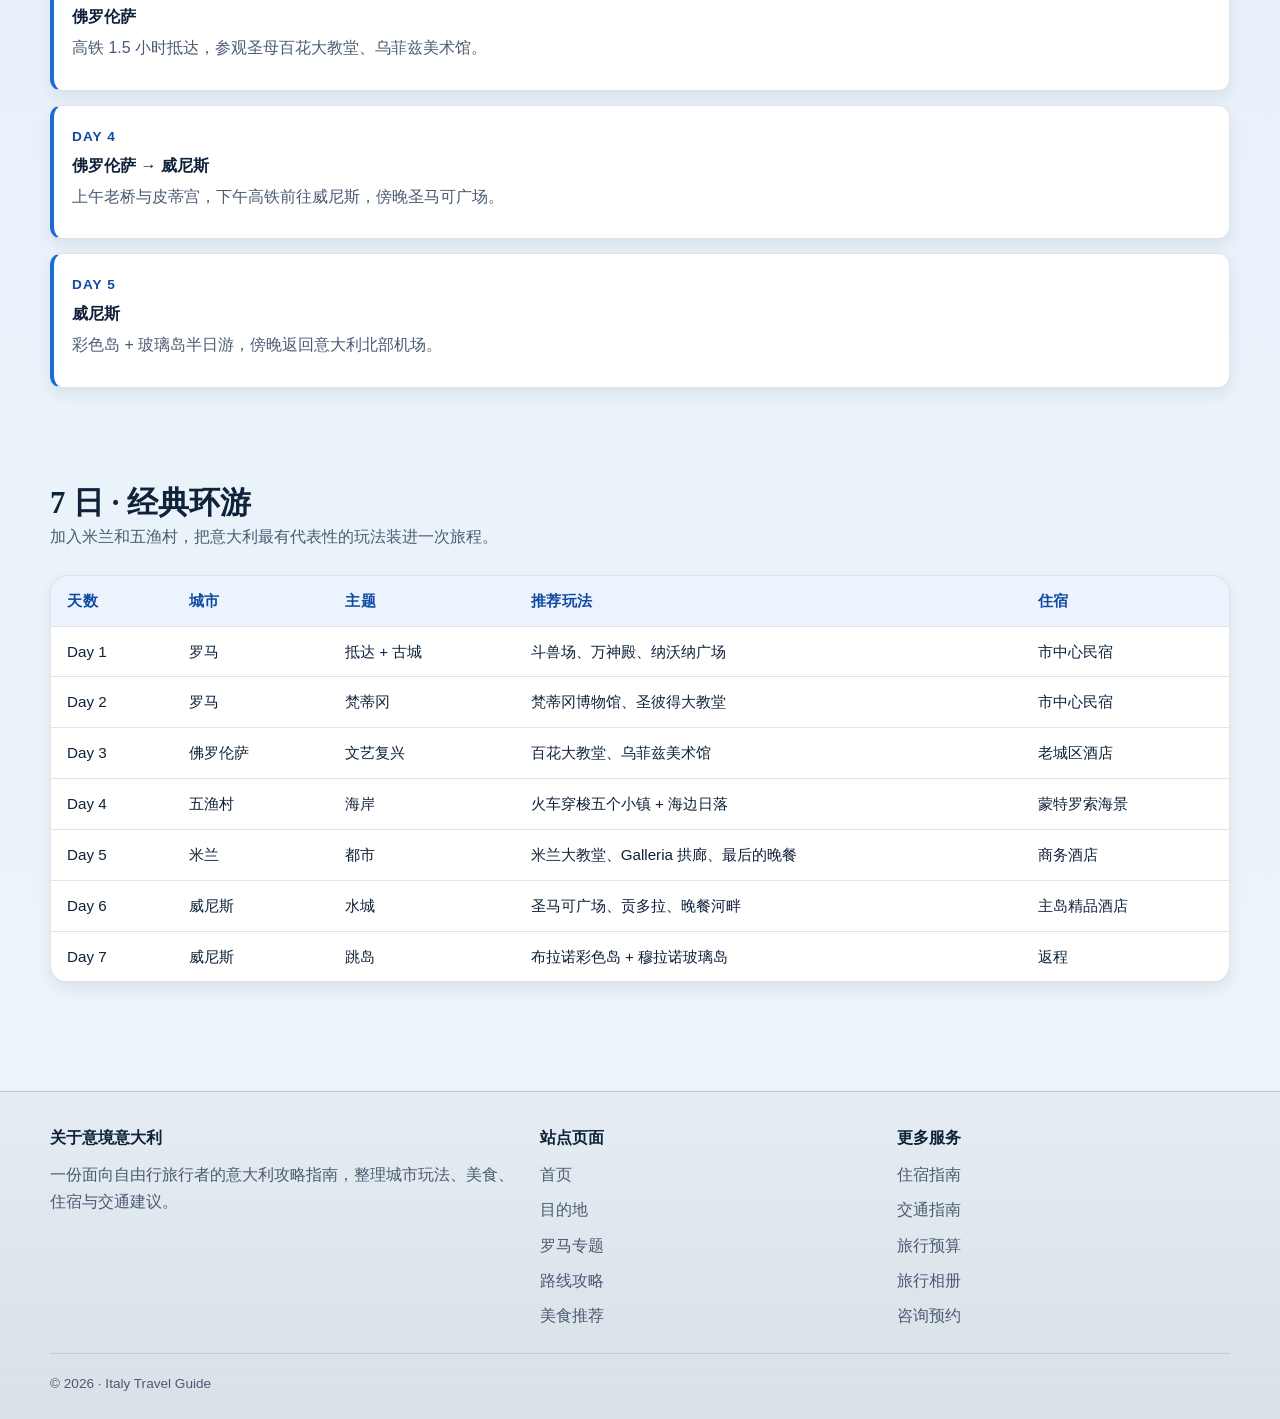
<file: routes.html>
<!doctype html>
<html lang="zh-CN">
<head>
  <meta charset="utf-8">
  <meta name="viewport" content="width=device-width, initial-scale=1">
  <title>意境意大利 · 路线攻略</title>
  <link rel="stylesheet" href="./assets/css/styles.css">
</head>
<body>
  <header class="site-header">
    <div class="container nav-row">
      <a class="brand" href="./index.html">
        <span class="brand-name">Italy Travel Guide<span class="brand-dot" aria-hidden="true"></span></span>
      </a>
      <button class="menu-toggle" type="button" aria-label="展开导航">☰</button>
      <nav>
        <ul class="nav-list">
          <li><a href="./index.html">首页</a></li>
          <li><a href="./destinations.html">目的地</a></li>
          <li><a href="./rome.html">罗马专题</a></li>
          <li><a href="./routes.html">路线攻略</a></li>
          <li><a href="./food.html">美食推荐</a></li>
          <li><a href="./hotels.html">住宿指南</a></li>
          <li><a href="./traffic.html">交通指南</a></li>
          <li><a href="./budget.html">旅行预算</a></li>
          <li><a href="./gallery.html">旅行相册</a></li>
          <li><a href="./contact.html">咨询预约</a></li>
        </ul>
      </nav>
    </div>
  </header>

  <main>
    <section class="hero">
      <div class="container hero-inner">
        <div>
          <span class="hero-eyebrow">Routes</span>
          <h1>3 / 5 / 7 日，三种节奏的意大利路线</h1>
          <p>无论是第一次去意大利的快闪三日，还是慢慢享受的七日深度游，这里有三条可直接照搬的行程，按你的假期长度任选其一。</p>
          <div class="hero-actions">
            <a class="btn btn-primary" href="#route-3">3 日路线</a>
            <a class="btn btn-secondary" href="#route-5">5 日路线</a>
            <a class="btn btn-ghost" href="#route-7">7 日路线</a>
          </div>
        </div>
        <div class="hero-card train">
          <span class="card-tag" style="background: rgba(255,255,255,.18); color:#fff;">Tip</span>
          <h2>跨城首选意大利铁路</h2>
          <p>Frecciarossa 高速列车连接罗马、佛罗伦萨、米兰、威尼斯，平均 2–3 小时一程，远比自驾省心。</p>
        </div>
      </div>
    </section>

    <section class="section" id="route-3">
      <div class="container">
        <div class="section-header">
          <div>
            <h2>3 日 · 罗马深度游</h2>
            <p>适合第一次去意大利、假期较短的旅行者，把罗马作为唯一目的地。</p>
          </div>
        </div>
        <ul class="timeline">
          <li><span>DAY 1</span><strong>抵达罗马 · 古罗马一日</strong><p>斗兽场 → 古罗马广场 → 帕拉蒂尼山 → 万神殿 → 纳沃纳广场。</p></li>
          <li><span>DAY 2</span><strong>梵蒂冈艺术日</strong><p>梵蒂冈博物馆 → 西斯廷礼拜堂 → 圣彼得大教堂 → 圣天使堡。</p></li>
          <li><span>DAY 3</span><strong>购物与休闲</strong><p>西班牙台阶 → 许愿池 → 博尔盖塞别墅 → 特拉斯泰韦雷晚餐。</p></li>
        </ul>
      </div>
    </section>

    <section class="section" id="route-5">
      <div class="container">
        <div class="section-header">
          <div>
            <h2>5 日 · 罗马 + 佛罗伦萨 + 威尼斯</h2>
            <p>意大利经典三城连游，覆盖历史、艺术和水城。</p>
          </div>
        </div>
        <ul class="timeline">
          <li><span>DAY 1</span><strong>罗马</strong><p>古罗马遗址区，傍晚许愿池夜景。</p></li>
          <li><span>DAY 2</span><strong>罗马</strong><p>梵蒂冈博物馆 → 圣彼得大教堂 → 特拉斯泰韦雷晚餐。</p></li>
          <li><span>DAY 3</span><strong>佛罗伦萨</strong><p>高铁 1.5 小时抵达，参观圣母百花大教堂、乌菲兹美术馆。</p></li>
          <li><span>DAY 4</span><strong>佛罗伦萨 → 威尼斯</strong><p>上午老桥与皮蒂宫，下午高铁前往威尼斯，傍晚圣马可广场。</p></li>
          <li><span>DAY 5</span><strong>威尼斯</strong><p>彩色岛 + 玻璃岛半日游，傍晚返回意大利北部机场。</p></li>
        </ul>
      </div>
    </section>

    <section class="section" id="route-7">
      <div class="container">
        <div class="section-header">
          <div>
            <h2>7 日 · 经典环游</h2>
            <p>加入米兰和五渔村，把意大利最有代表性的玩法装进一次旅程。</p>
          </div>
        </div>
        <div class="table-wrap">
          <table class="data">
            <thead>
              <tr>
                <th>天数</th>
                <th>城市</th>
                <th>主题</th>
                <th>推荐玩法</th>
                <th>住宿</th>
              </tr>
            </thead>
            <tbody>
              <tr><td>Day 1</td><td>罗马</td><td>抵达 + 古城</td><td>斗兽场、万神殿、纳沃纳广场</td><td>市中心民宿</td></tr>
              <tr><td>Day 2</td><td>罗马</td><td>梵蒂冈</td><td>梵蒂冈博物馆、圣彼得大教堂</td><td>市中心民宿</td></tr>
              <tr><td>Day 3</td><td>佛罗伦萨</td><td>文艺复兴</td><td>百花大教堂、乌菲兹美术馆</td><td>老城区酒店</td></tr>
              <tr><td>Day 4</td><td>五渔村</td><td>海岸</td><td>火车穿梭五个小镇 + 海边日落</td><td>蒙特罗索海景</td></tr>
              <tr><td>Day 5</td><td>米兰</td><td>都市</td><td>米兰大教堂、Galleria 拱廊、最后的晚餐</td><td>商务酒店</td></tr>
              <tr><td>Day 6</td><td>威尼斯</td><td>水城</td><td>圣马可广场、贡多拉、晚餐河畔</td><td>主岛精品酒店</td></tr>
              <tr><td>Day 7</td><td>威尼斯</td><td>跳岛</td><td>布拉诺彩色岛 + 穆拉诺玻璃岛</td><td>返程</td></tr>
            </tbody>
          </table>
        </div>
      </div>
    </section>
  </main>

  <footer class="site-footer">
    <div class="container">
      <div class="footer-grid">
        <div>
          <h4>关于意境意大利</h4>
          <p>一份面向自由行旅行者的意大利攻略指南，整理城市玩法、美食、住宿与交通建议。</p>
        </div>
        <div>
          <h4>站点页面</h4>
          <ul>
            <li><a href="./index.html">首页</a></li>
            <li><a href="./destinations.html">目的地</a></li>
            <li><a href="./rome.html">罗马专题</a></li>
            <li><a href="./routes.html">路线攻略</a></li>
            <li><a href="./food.html">美食推荐</a></li>
          </ul>
        </div>
        <div>
          <h4>更多服务</h4>
          <ul>
            <li><a href="./hotels.html">住宿指南</a></li>
            <li><a href="./traffic.html">交通指南</a></li>
            <li><a href="./budget.html">旅行预算</a></li>
            <li><a href="./gallery.html">旅行相册</a></li>
            <li><a href="./contact.html">咨询预约</a></li>
          </ul>
        </div>
      </div>
      <div class="footer-bottom">
        <span>© 2026 · Italy Travel Guide</span>
        <span></span>
      </div>
    </div>
  </footer>

  <script src="./assets/js/app.js"></script>
</body>
</html>
</file>
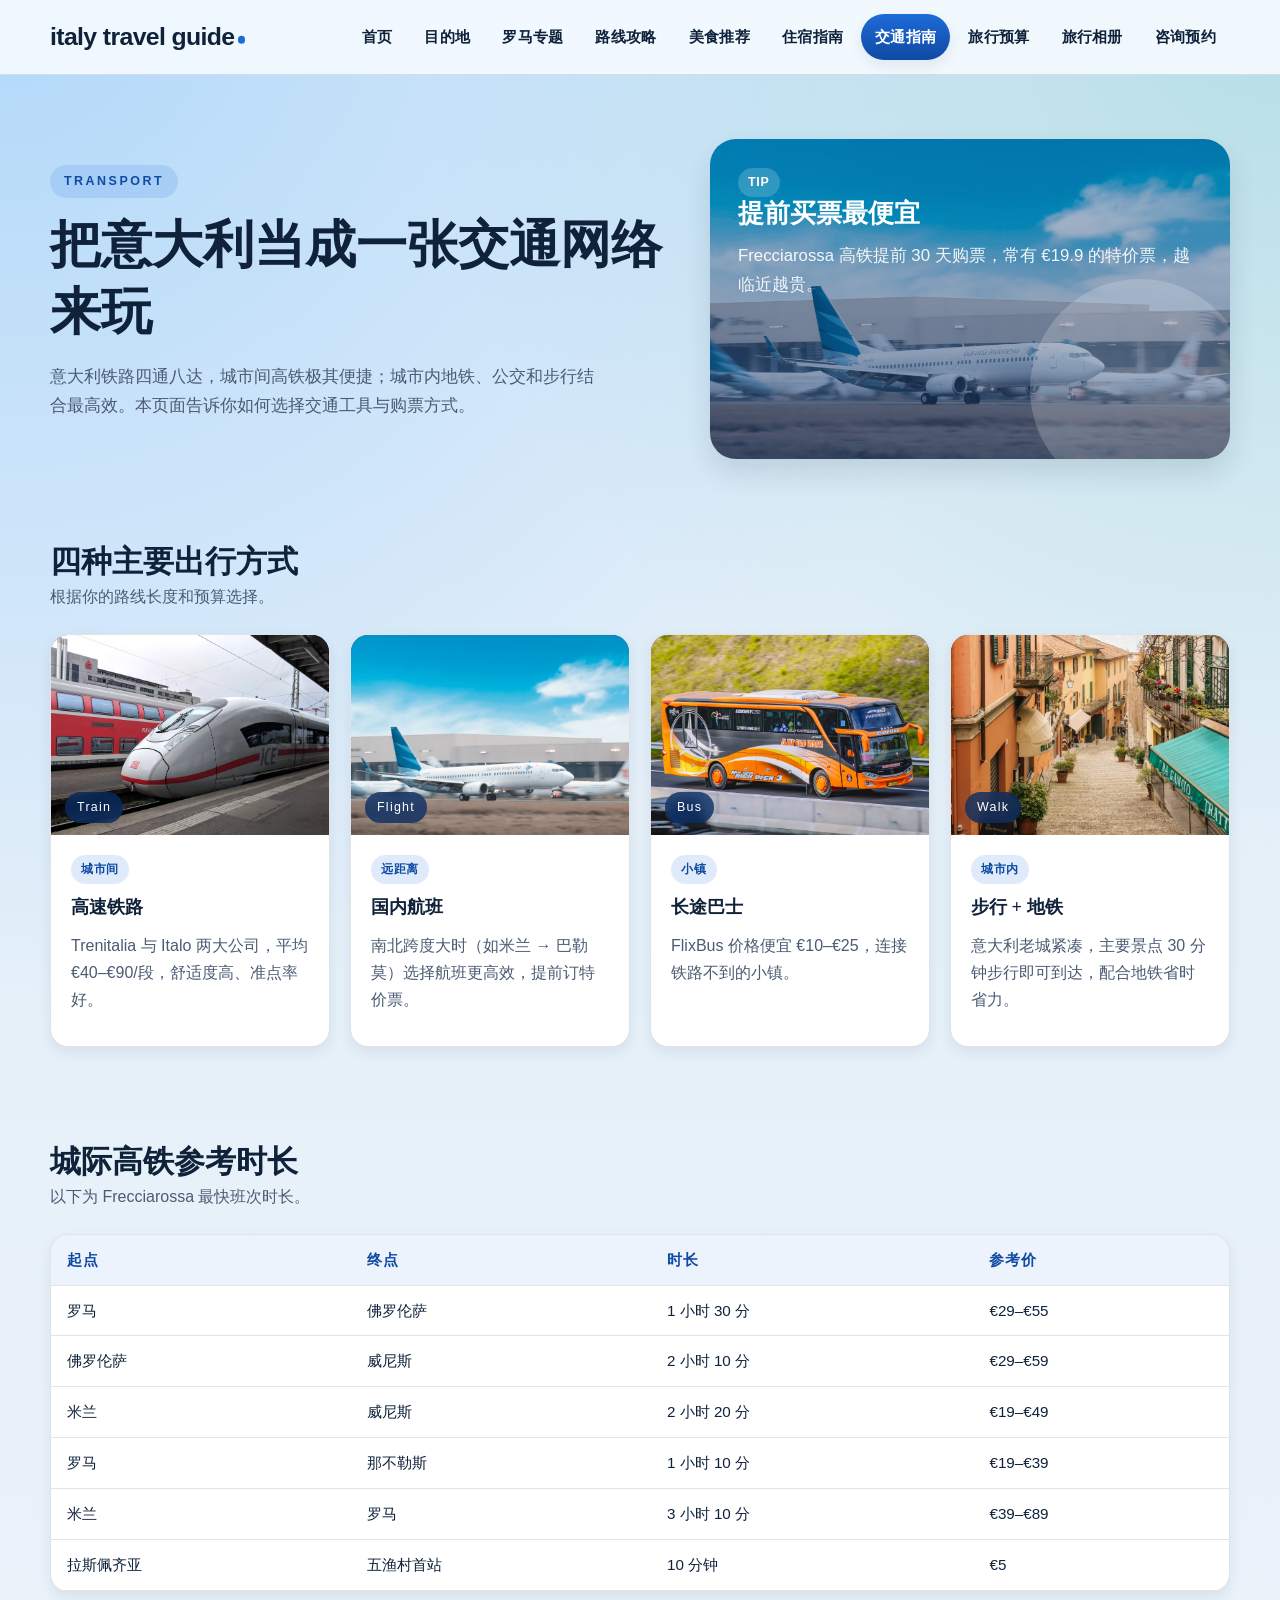
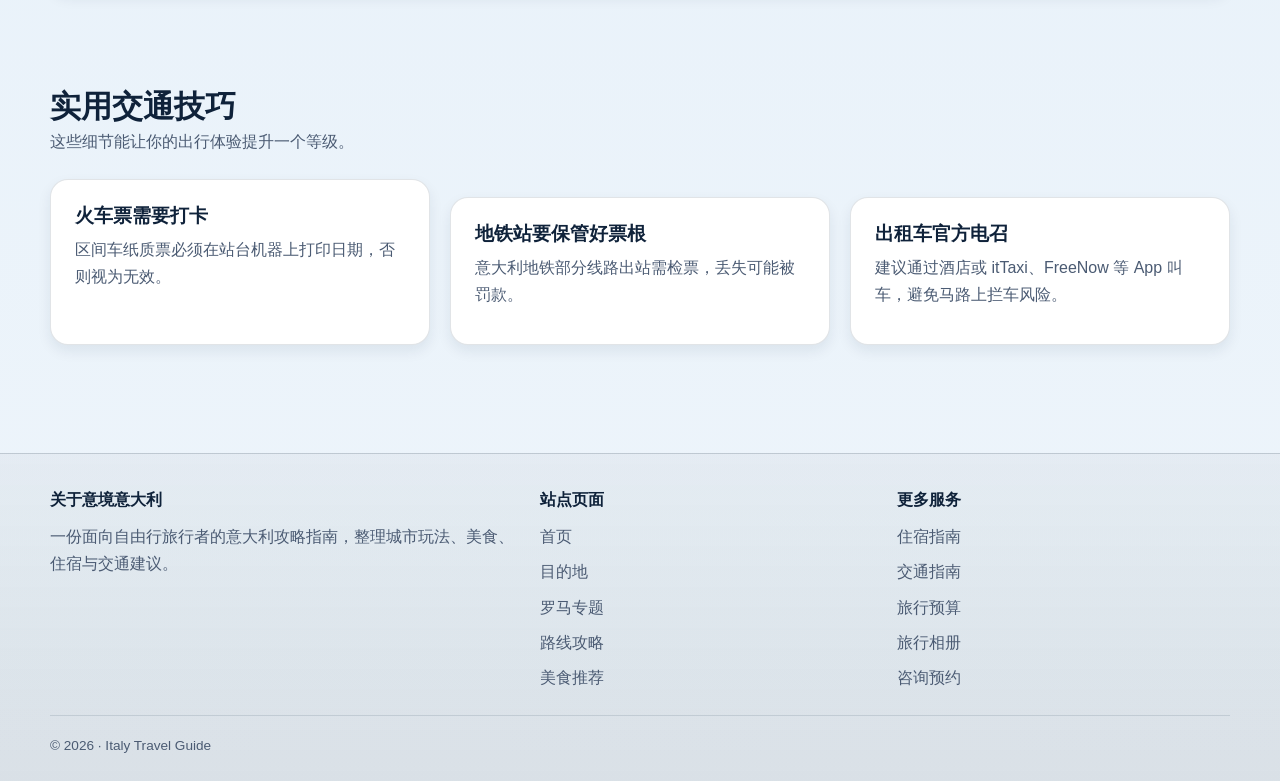
<file: traffic.html>
<!doctype html>
<html lang="zh-CN">
<head>
  <meta charset="utf-8">
  <meta name="viewport" content="width=device-width, initial-scale=1">
  <title>意境意大利 · 交通指南</title>
  <link rel="stylesheet" href="./assets/css/styles.css">
</head>
<body>
  <header class="site-header">
    <div class="container nav-row">
      <a class="brand" href="./index.html">
        <span class="brand-name">Italy Travel Guide<span class="brand-dot" aria-hidden="true"></span></span>
      </a>
      <button class="menu-toggle" type="button" aria-label="展开导航">☰</button>
      <nav>
        <ul class="nav-list">
          <li><a href="./index.html">首页</a></li>
          <li><a href="./destinations.html">目的地</a></li>
          <li><a href="./rome.html">罗马专题</a></li>
          <li><a href="./routes.html">路线攻略</a></li>
          <li><a href="./food.html">美食推荐</a></li>
          <li><a href="./hotels.html">住宿指南</a></li>
          <li><a href="./traffic.html">交通指南</a></li>
          <li><a href="./budget.html">旅行预算</a></li>
          <li><a href="./gallery.html">旅行相册</a></li>
          <li><a href="./contact.html">咨询预约</a></li>
        </ul>
      </nav>
    </div>
  </header>

  <main>
    <section class="hero">
      <div class="container hero-inner">
        <div>
          <span class="hero-eyebrow">Transport</span>
          <h1>把意大利当成一张交通网络来玩</h1>
          <p>意大利铁路四通八达，城市间高铁极其便捷；城市内地铁、公交和步行结合最高效。本页面告诉你如何选择交通工具与购票方式。</p>
        </div>
        <div class="hero-card flight">
          <span class="card-tag" style="background: rgba(255,255,255,.18); color:#fff;">Tip</span>
          <h2>提前买票最便宜</h2>
          <p>Frecciarossa 高铁提前 30 天购票，常有 €19.9 的特价票，越临近越贵。</p>
        </div>
      </div>
    </section>

    <section class="section">
      <div class="container">
        <div class="section-header">
          <div>
            <h2>四种主要出行方式</h2>
            <p>根据你的路线长度和预算选择。</p>
          </div>
        </div>
        <div class="grid grid-4">
          <article class="card">
            <div class="card-art train"><span class="card-art-label">Train</span></div>
            <div class="card-body">
              <span class="card-tag">城市间</span>
              <h3>高速铁路</h3>
              <p>Trenitalia 与 Italo 两大公司，平均 €40–€90/段，舒适度高、准点率好。</p>
            </div>
          </article>
          <article class="card">
            <div class="card-art flight"><span class="card-art-label">Flight</span></div>
            <div class="card-body">
              <span class="card-tag">远距离</span>
              <h3>国内航班</h3>
              <p>南北跨度大时（如米兰 → 巴勒莫）选择航班更高效，提前订特价票。</p>
            </div>
          </article>
          <article class="card">
            <div class="card-art bus"><span class="card-art-label">Bus</span></div>
            <div class="card-body">
              <span class="card-tag">小镇</span>
              <h3>长途巴士</h3>
              <p>FlixBus 价格便宜 €10–€25，连接铁路不到的小镇。</p>
            </div>
          </article>
          <article class="card">
            <div class="card-art walk"><span class="card-art-label">Walk</span></div>
            <div class="card-body">
              <span class="card-tag">城市内</span>
              <h3>步行 + 地铁</h3>
              <p>意大利老城紧凑，主要景点 30 分钟步行即可到达，配合地铁省时省力。</p>
            </div>
          </article>
        </div>
      </div>
    </section>

    <section class="section">
      <div class="container">
        <div class="section-header">
          <div>
            <h2>城际高铁参考时长</h2>
            <p>以下为 Frecciarossa 最快班次时长。</p>
          </div>
        </div>
        <div class="table-wrap">
          <table class="data">
            <thead>
              <tr><th>起点</th><th>终点</th><th>时长</th><th>参考价</th></tr>
            </thead>
            <tbody>
              <tr><td>罗马</td><td>佛罗伦萨</td><td>1 小时 30 分</td><td>€29–€55</td></tr>
              <tr><td>佛罗伦萨</td><td>威尼斯</td><td>2 小时 10 分</td><td>€29–€59</td></tr>
              <tr><td>米兰</td><td>威尼斯</td><td>2 小时 20 分</td><td>€19–€49</td></tr>
              <tr><td>罗马</td><td>那不勒斯</td><td>1 小时 10 分</td><td>€19–€39</td></tr>
              <tr><td>米兰</td><td>罗马</td><td>3 小时 10 分</td><td>€39–€89</td></tr>
              <tr><td>拉斯佩齐亚</td><td>五渔村首站</td><td>10 分钟</td><td>€5</td></tr>
            </tbody>
          </table>
        </div>
      </div>
    </section>

    <section class="section">
      <div class="container">
        <div class="section-header">
          <div>
            <h2>实用交通技巧</h2>
            <p>这些细节能让你的出行体验提升一个等级。</p>
          </div>
        </div>
        <div class="grid grid-3">
          <div class="panel">
            <h3>火车票需要打卡</h3>
            <p>区间车纸质票必须在站台机器上打印日期，否则视为无效。</p>
          </div>
          <div class="panel">
            <h3>地铁站要保管好票根</h3>
            <p>意大利地铁部分线路出站需检票，丢失可能被罚款。</p>
          </div>
          <div class="panel">
            <h3>出租车官方电召</h3>
            <p>建议通过酒店或 itTaxi、FreeNow 等 App 叫车，避免马路上拦车风险。</p>
          </div>
        </div>
      </div>
    </section>
  </main>

  <footer class="site-footer">
    <div class="container">
      <div class="footer-grid">
        <div>
          <h4>关于意境意大利</h4>
          <p>一份面向自由行旅行者的意大利攻略指南，整理城市玩法、美食、住宿与交通建议。</p>
        </div>
        <div>
          <h4>站点页面</h4>
          <ul>
            <li><a href="./index.html">首页</a></li>
            <li><a href="./destinations.html">目的地</a></li>
            <li><a href="./rome.html">罗马专题</a></li>
            <li><a href="./routes.html">路线攻略</a></li>
            <li><a href="./food.html">美食推荐</a></li>
          </ul>
        </div>
        <div>
          <h4>更多服务</h4>
          <ul>
            <li><a href="./hotels.html">住宿指南</a></li>
            <li><a href="./traffic.html">交通指南</a></li>
            <li><a href="./budget.html">旅行预算</a></li>
            <li><a href="./gallery.html">旅行相册</a></li>
            <li><a href="./contact.html">咨询预约</a></li>
          </ul>
        </div>
      </div>
      <div class="footer-bottom">
        <span>© 2026 · Italy Travel Guide</span>
        <span></span>
      </div>
    </div>
  </footer>

  <script src="./assets/js/app.js"></script>
</body>
</html>
</file>
<file: assets/css/styles.css>
:root {
  color-scheme: light;
  --bg-1: #eef5fb;
  --bg-2: #e1edf8;
  --paper: #ffffff;
  --ink: #0f223a;
  --ink-muted: #4b5b73;
  --line: rgba(15, 34, 58, 0.12);
  --blue: #1e6bd8;
  --blue-dark: #0f4aa3;
  --blue-deep: #082c63;
  --sky: #38a3ff;
  --teal: #1aa8a8;
  --aqua: #5fd3d3;
  --sand: #f1d79a;
  --gold: #d8a13a;
  --coral: #ff8a72;
  --green: #2f8f5d;
  --red: #d8443a;
  --sea: #1f5f80;
  --sea-dark: #0f3d57;
  --shadow-sm: 0 6px 14px rgba(15, 34, 58, 0.08);
  --shadow-md: 0 14px 28px rgba(15, 34, 58, 0.12);
  --shadow-lg: 0 24px 48px rgba(15, 34, 58, 0.18);
  --radius-sm: 12px;
  --radius-md: 18px;
  --radius-lg: 26px;
  --container: 1180px;
}

* {
  box-sizing: border-box;
}

html, body {
  margin: 0;
  padding: 0;
  min-height: 100%;
}

body {
  font-family: "Georgia", "PingFang SC", "Microsoft YaHei", "Helvetica Neue", Arial, sans-serif;
  color: var(--ink);
  background:
    radial-gradient(circle at top left, rgba(56, 163, 255, 0.28), transparent 38%),
    radial-gradient(circle at top right, rgba(26, 168, 168, 0.22), transparent 32%),
    linear-gradient(180deg, var(--bg-2), var(--bg-1));
  line-height: 1.7;
}

a {
  color: var(--blue-dark);
  text-decoration: none;
}

a:hover {
  color: var(--teal);
}

img {
  max-width: 100%;
  display: block;
}

button {
  font: inherit;
  cursor: pointer;
  border: 0;
}

h1, h2, h3, h4 {
  font-family: "Times New Roman", "Georgia", "PingFang SC", "Microsoft YaHei", serif;
  color: var(--ink);
  margin: 0 0 12px;
  line-height: 1.3;
}

p {
  margin: 0 0 12px;
  color: var(--ink-muted);
}

.container {
  width: min(var(--container), calc(100vw - 32px));
  margin: 0 auto;
}

/* Top bar */
.site-header {
  position: sticky;
  top: 0;
  z-index: 20;
  background: rgba(245, 250, 255, 0.92);
  backdrop-filter: blur(14px);
  border-bottom: 1px solid var(--line);
}

.nav-row {
  display: flex;
  align-items: center;
  justify-content: space-between;
  gap: 16px;
  padding: 14px 0;
}

.brand {
  display: inline-flex;
  align-items: baseline;
  gap: 1px;
  font-family: "Helvetica Neue", "Arial", "PingFang SC", "Microsoft YaHei", sans-serif;
  font-weight: 800;
  font-size: 1.55rem;
  letter-spacing: -0.025em;
  color: var(--ink);
  line-height: 1;
  text-transform: lowercase;
}

.brand:hover {
  color: var(--ink);
}

.brand-name {
  display: inline-block;
}

.brand-dot {
  display: inline-block;
  width: 0.32em;
  height: 0.32em;
  border-radius: 50%;
  background: var(--blue);
  margin-left: 3px;
  transform: translateY(-0.05em);
}

.menu-toggle {
  display: none;
  width: 42px;
  height: 42px;
  border-radius: 12px;
  background: var(--paper);
  border: 1px solid var(--line);
  color: var(--ink);
  font-size: 1.1rem;
}

.nav-list {
  list-style: none;
  margin: 0;
  padding: 0;
  display: flex;
  flex-wrap: wrap;
  gap: 4px;
}

.nav-list a {
  display: inline-block;
  padding: 10px 14px;
  border-radius: 999px;
  font-size: 0.95rem;
  color: var(--ink);
  font-weight: 600;
  letter-spacing: 0.02em;
}

.nav-list a:hover {
  background: rgba(30, 107, 216, 0.12);
  color: var(--blue-dark);
}

.nav-list a.is-active {
  background: linear-gradient(180deg, var(--blue), var(--blue-dark));
  color: #fff;
  box-shadow: var(--shadow-sm);
}

/* Hero / page intro */
.hero {
  padding: 64px 0 36px;
}

.hero-inner {
  display: grid;
  grid-template-columns: 1.2fr 1fr;
  gap: 36px;
  align-items: center;
}

.hero-eyebrow {
  display: inline-block;
  padding: 6px 14px;
  border-radius: 999px;
  background: rgba(30, 107, 216, 0.14);
  color: var(--blue-dark);
  font-size: 0.78rem;
  letter-spacing: 0.2em;
  font-weight: 700;
  text-transform: uppercase;
  margin-bottom: 14px;
}

.hero h1 {
  font-size: clamp(2.2rem, 4vw, 3.4rem);
  margin: 0 0 18px;
}

.hero p {
  font-size: 1.05rem;
  max-width: 560px;
}

.hero-actions {
  display: flex;
  gap: 12px;
  margin-top: 18px;
  flex-wrap: wrap;
}

.btn {
  display: inline-flex;
  align-items: center;
  justify-content: center;
  padding: 12px 22px;
  border-radius: 999px;
  font-weight: 700;
  border: 1px solid transparent;
  transition: transform 120ms ease, box-shadow 120ms ease, background 120ms ease, color 120ms ease;
}

.btn:hover {
  transform: translateY(-1px);
}

.btn-primary {
  background: linear-gradient(180deg, var(--blue), var(--blue-dark));
  color: #fff;
  box-shadow: var(--shadow-sm);
}

.btn-secondary {
  background: var(--paper);
  border-color: var(--line);
  color: var(--ink);
}

.btn-secondary:hover {
  border-color: var(--blue);
  color: var(--blue-dark);
}

.btn-ghost {
  background: transparent;
  color: var(--ink);
  border-color: var(--line);
}

.hero-card {
  background:
    linear-gradient(180deg, rgba(8, 44, 99, 0.25), rgba(8, 44, 99, 0.55)),
    url("../images/hero-italy.jpg");
  background-size: cover;
  background-position: center;
  border-radius: var(--radius-lg);
  box-shadow: var(--shadow-md);
  padding: 28px;
  min-height: 320px;
  position: relative;
  overflow: hidden;
  color: #fff;
}

.hero-card.tuscany { background-image: linear-gradient(180deg, rgba(8, 44, 99, 0.25), rgba(8, 44, 99, 0.55)), url("../images/tuscany.jpg"); }
.hero-card.colosseo { background-image: linear-gradient(180deg, rgba(8, 44, 99, 0.25), rgba(8, 44, 99, 0.55)), url("../images/colosseo.jpg"); }
.hero-card.train { background-image: linear-gradient(180deg, rgba(8, 44, 99, 0.25), rgba(8, 44, 99, 0.55)), url("../images/train.jpg"); }
.hero-card.pizza { background-image: linear-gradient(180deg, rgba(8, 44, 99, 0.25), rgba(8, 44, 99, 0.55)), url("../images/pizza.jpg"); }
.hero-card.luxury { background-image: linear-gradient(180deg, rgba(8, 44, 99, 0.25), rgba(8, 44, 99, 0.55)), url("../images/luxury-hotel.jpg"); }
.hero-card.flight { background-image: linear-gradient(180deg, rgba(8, 44, 99, 0.25), rgba(8, 44, 99, 0.55)), url("../images/flight.jpg"); }
.hero-card.wine { background-image: linear-gradient(180deg, rgba(8, 44, 99, 0.25), rgba(8, 44, 99, 0.55)), url("../images/wine.jpg"); }
.hero-card.venice { background-image: linear-gradient(180deg, rgba(8, 44, 99, 0.25), rgba(8, 44, 99, 0.55)), url("../images/venice.jpg"); }
.hero-card.amalfi { background-image: linear-gradient(180deg, rgba(8, 44, 99, 0.25), rgba(8, 44, 99, 0.55)), url("../images/amalfi.jpg"); }

.hero-card::after {
  content: "";
  position: absolute;
  inset: auto -20px -40px auto;
  width: 220px;
  height: 220px;
  border-radius: 50%;
  background: rgba(255, 255, 255, 0.18);
}

.hero-card h2 {
  color: #fff;
  font-size: 1.6rem;
}

.hero-card p {
  color: rgba(255, 255, 255, 0.92);
}

/* Section */
.section {
  padding: 48px 0;
}

.section-header {
  display: flex;
  align-items: flex-end;
  justify-content: space-between;
  gap: 16px;
  margin-bottom: 24px;
  flex-wrap: wrap;
}

.section-header h2 {
  font-size: clamp(1.6rem, 2.4vw, 2.2rem);
  margin: 0;
}

.section-header p {
  margin: 0;
  max-width: 540px;
}

/* Grid utilities */
.grid {
  display: grid;
  gap: 20px;
}

.grid-2 { grid-template-columns: repeat(2, minmax(0, 1fr)); }
.grid-3 { grid-template-columns: repeat(3, minmax(0, 1fr)); }
.grid-4 { grid-template-columns: repeat(4, minmax(0, 1fr)); }

/* Cards */
.card {
  background: var(--paper);
  border: 1px solid var(--line);
  border-radius: var(--radius-md);
  box-shadow: var(--shadow-sm);
  overflow: hidden;
  display: flex;
  flex-direction: column;
}

.card-body {
  padding: 20px;
  display: flex;
  flex-direction: column;
  gap: 8px;
  flex: 1;
}

.card-tag {
  display: inline-block;
  align-self: flex-start;
  padding: 4px 10px;
  border-radius: 999px;
  background: rgba(30, 107, 216, 0.14);
  color: var(--blue-dark);
  font-size: 0.78rem;
  font-weight: 700;
  letter-spacing: 0.06em;
  text-transform: uppercase;
}

.card-art {
  height: 200px;
  background-color: var(--blue-dark);
  background-size: cover;
  background-position: center;
  background-repeat: no-repeat;
  position: relative;
}

.card-art.rome { background-image: url("../images/rome.jpg"); }
.card-art.florence { background-image: url("../images/florence.jpg"); }
.card-art.venice { background-image: url("../images/venice.jpg"); }
.card-art.milan { background-image: url("../images/milan.jpg"); }
.card-art.naples { background-image: url("../images/naples.jpg"); }
.card-art.cinque { background-image: url("../images/cinque-terre.jpg"); }
.card-art.amalfi { background-image: url("../images/amalfi.jpg"); }
.card-art.tuscany { background-image: url("../images/tuscany.jpg"); }
.card-art.verona { background-image: url("../images/verona.jpg"); }
.card-art.colosseo { background-image: url("../images/colosseo.jpg"); }
.card-art.vaticano { background-image: url("../images/vaticano.jpg"); }
.card-art.pantheon { background-image: url("../images/pantheon.jpg"); }
.card-art.trevi { background-image: url("../images/trevi.jpg"); }
.card-art.tiber { background-image: url("../images/tiber.jpg"); }
.card-art.villa { background-image: url("../images/villa-borghese.jpg"); }
.card-art.pizza { background-image: url("../images/pizza.jpg"); }
.card-art.pasta { background-image: url("../images/amatriciana.jpg"); }
.card-art.gelato { background-image: url("../images/gelato.jpg"); }
.card-art.coffee { background-image: url("../images/espresso.jpg"); }
.card-art.dessert { background-image: url("../images/tiramisu.jpg"); }
.card-art.wine { background-image: url("../images/wine.jpg"); }
.card-art.risotto { background-image: url("../images/risotto.jpg"); }
.card-art.bistecca { background-image: url("../images/bistecca-fiorentina.jpg"); }
.card-art.hostel { background-image: url("../images/hostel.jpg"); }
.card-art.bnb { background-image: url("../images/bnb.jpg"); }
.card-art.family { background-image: url("../images/family-apartment.jpg"); }
.card-art.hotel { background-image: url("../images/boutique-hotel.jpg"); }
.card-art.luxury { background-image: url("../images/luxury-hotel.jpg"); }
.card-art.budget { background-image: url("../images/agriturismo.jpg"); }
.card-art.train { background-image: url("../images/train.jpg"); }
.card-art.flight { background-image: url("../images/flight.jpg"); }
.card-art.bus { background-image: url("../images/bus.jpg"); }
.card-art.walk { background-image: url("../images/walk.jpg"); }
.card-art.ticket { background-image: url("../images/trevi.jpg"); }
.card-art.tip { background-image: url("../images/walk.jpg"); }

.card-art-label {
  position: absolute;
  left: 14px;
  bottom: 12px;
  background: rgba(8, 44, 99, 0.78);
  color: #fff;
  padding: 5px 12px;
  border-radius: 999px;
  font-size: 0.78rem;
  letter-spacing: 0.1em;
  backdrop-filter: blur(6px);
}

.card h3 {
  font-size: 1.15rem;
  margin: 4px 0;
}

.card-meta {
  display: flex;
  gap: 12px;
  color: var(--ink-muted);
  font-size: 0.88rem;
  flex-wrap: wrap;
}

.card-meta span::before {
  content: "·";
  margin-right: 6px;
  color: var(--blue);
}

.card-meta span:first-child::before {
  content: "";
  margin-right: 0;
}

.card-link {
  margin-top: auto;
  align-self: flex-start;
  font-weight: 700;
  color: var(--blue-dark);
}

/* Filter chips */
.chips {
  display: flex;
  gap: 8px;
  flex-wrap: wrap;
  margin-bottom: 18px;
}

.chip {
  padding: 8px 14px;
  border-radius: 999px;
  border: 1px solid var(--line);
  background: var(--paper);
  color: var(--ink);
  font-weight: 600;
  font-size: 0.9rem;
}

.chip.is-active {
  background: var(--ink);
  color: #fff;
  border-color: var(--ink);
}

/* Highlight panel */
.panel {
  background: var(--paper);
  border: 1px solid var(--line);
  border-radius: var(--radius-md);
  padding: 24px;
  box-shadow: var(--shadow-sm);
}

.panel + .panel {
  margin-top: 18px;
}

.panel h3 {
  margin-bottom: 8px;
}

/* Timeline */
.timeline {
  display: grid;
  gap: 14px;
  margin: 16px 0 0;
  padding: 0;
  list-style: none;
}

.timeline li {
  background: var(--paper);
  border: 1px solid var(--line);
  border-left: 4px solid var(--blue);
  padding: 16px 18px;
  border-radius: var(--radius-sm);
  box-shadow: var(--shadow-sm);
}

.timeline strong {
  display: block;
  color: var(--ink);
  margin-bottom: 4px;
  font-size: 1rem;
}

.timeline span {
  display: inline-block;
  color: var(--blue-dark);
  font-weight: 700;
  font-size: 0.85rem;
  letter-spacing: 0.08em;
  margin-bottom: 4px;
}

/* Table */
.table-wrap {
  overflow-x: auto;
  border-radius: var(--radius-md);
  border: 1px solid var(--line);
  box-shadow: var(--shadow-sm);
  background: var(--paper);
}

table.data {
  width: 100%;
  border-collapse: collapse;
  min-width: 540px;
}

table.data th,
table.data td {
  padding: 12px 16px;
  text-align: left;
  border-bottom: 1px solid var(--line);
  font-size: 0.95rem;
}

table.data th {
  background: rgba(30, 107, 216, 0.08);
  color: var(--blue-dark);
  letter-spacing: 0.04em;
}

table.data tbody tr:hover {
  background: rgba(30, 107, 216, 0.05);
}

/* Budget tabs */
.tabs {
  display: flex;
  gap: 8px;
  margin-bottom: 16px;
  flex-wrap: wrap;
}

.tab {
  padding: 10px 18px;
  border-radius: 999px;
  border: 1px solid var(--line);
  background: var(--paper);
  font-weight: 700;
  color: var(--ink);
}

.tab.is-active {
  background: var(--blue);
  border-color: var(--blue);
  color: #fff;
}

.tab-panel {
  display: none;
}

.tab-panel.is-active {
  display: block;
}

/* Gallery */
.gallery {
  display: grid;
  grid-template-columns: repeat(4, minmax(0, 1fr));
  gap: 14px;
}

.gallery button {
  border-radius: var(--radius-md);
  overflow: hidden;
  position: relative;
  background: none;
  padding: 0;
  border: 0;
  aspect-ratio: 4 / 3;
  box-shadow: var(--shadow-sm);
}

.gallery-tile {
  width: 100%;
  height: 100%;
  display: block;
  transition: transform 200ms ease;
}

.gallery button:hover .gallery-tile {
  transform: scale(1.04);
}

.gallery-label {
  position: absolute;
  left: 12px;
  bottom: 10px;
  color: #fff;
  background: rgba(0, 0, 0, 0.4);
  padding: 4px 10px;
  border-radius: 999px;
  font-size: 0.78rem;
  letter-spacing: 0.08em;
}

.lightbox {
  border: 0;
  padding: 0;
  background: transparent;
}

.lightbox::backdrop {
  background: rgba(15, 23, 42, 0.7);
  backdrop-filter: blur(6px);
}

.lightbox-card {
  width: min(640px, calc(100vw - 32px));
  background: var(--paper);
  border-radius: var(--radius-lg);
  padding: 22px;
  box-shadow: var(--shadow-lg);
  display: grid;
  gap: 16px;
}

.lightbox-art {
  height: 280px;
  border-radius: var(--radius-md);
}

.lightbox-actions {
  display: flex;
  justify-content: flex-end;
  gap: 10px;
}

/* Forms */
.form {
  display: grid;
  gap: 16px;
}

.form-row {
  display: grid;
  gap: 6px;
}

.form-row label {
  font-weight: 700;
  color: var(--ink);
}

.form-row input,
.form-row select,
.form-row textarea {
  width: 100%;
  padding: 12px 14px;
  border-radius: var(--radius-sm);
  border: 1px solid var(--line);
  background: var(--paper);
  font: inherit;
  color: var(--ink);
}

.form-row textarea {
  min-height: 120px;
  resize: vertical;
}

.form-row input:focus,
.form-row select:focus,
.form-row textarea:focus {
  outline: 2px solid rgba(30, 107, 216, 0.3);
  outline-offset: 1px;
  border-color: var(--blue);
}

.form-message {
  padding: 12px 16px;
  border-radius: var(--radius-sm);
  font-weight: 700;
}

.form-message.is-success {
  background: rgba(47, 143, 93, 0.12);
  color: var(--green);
}

.form-message.is-error {
  background: rgba(216, 68, 58, 0.12);
  color: var(--red);
}

/* FAQ */
.faq details {
  background: var(--paper);
  border: 1px solid var(--line);
  border-radius: var(--radius-md);
  padding: 16px 20px;
  box-shadow: var(--shadow-sm);
}

.faq details + details {
  margin-top: 12px;
}

.faq summary {
  font-weight: 700;
  cursor: pointer;
  color: var(--ink);
  list-style: none;
}

.faq summary::-webkit-details-marker { display: none; }

.faq summary::after {
  content: "+";
  float: right;
  font-weight: 800;
  color: var(--blue);
}

.faq details[open] summary::after {
  content: "−";
}

.faq p {
  margin-top: 10px;
}

/* Footer */
.site-footer {
  margin-top: 60px;
  padding: 36px 0 24px;
  background: linear-gradient(180deg, rgba(31, 41, 55, 0.04), rgba(31, 41, 55, 0.1));
  border-top: 1px solid var(--line);
}

.footer-grid {
  display: grid;
  grid-template-columns: 1.4fr 1fr 1fr;
  gap: 24px;
}

.footer-grid h4 {
  margin: 0 0 12px;
  font-size: 1rem;
}

.footer-grid ul {
  list-style: none;
  padding: 0;
  margin: 0;
  display: grid;
  gap: 8px;
}

.footer-grid a {
  color: var(--ink-muted);
}

.footer-grid a:hover {
  color: var(--blue-dark);
}

.footer-bottom {
  margin-top: 24px;
  padding-top: 18px;
  border-top: 1px solid var(--line);
  display: flex;
  justify-content: space-between;
  gap: 16px;
  font-size: 0.85rem;
  color: var(--ink-muted);
  flex-wrap: wrap;
}

/* Back to top */
.back-top {
  position: fixed;
  right: 18px;
  bottom: 24px;
  width: 44px;
  height: 44px;
  border-radius: 50%;
  background: var(--paper);
  color: var(--blue-dark);
  border: 1px solid var(--line);
  box-shadow: var(--shadow-md);
  font-size: 1.1rem;
  display: none;
}

.back-top.is-visible {
  display: grid;
  place-items: center;
}

/* Quote block */
.quote {
  border-left: 4px solid var(--blue);
  padding: 8px 16px;
  background: rgba(30, 107, 216, 0.08);
  border-radius: var(--radius-sm);
  font-style: italic;
  color: var(--ink-muted);
}

/* Hero slider on home */
.slider {
  position: relative;
  background: var(--paper);
  border: 1px solid var(--line);
  border-radius: var(--radius-lg);
  box-shadow: var(--shadow-md);
  padding: 24px;
}

.slider-track {
  display: grid;
  grid-template-columns: 1fr;
  align-items: stretch;
  gap: 0;
}

.slide {
  display: none;
  padding: 6px;
}

.slide.is-active {
  display: block;
}

.slide h3 {
  margin: 0 0 8px;
}

.slider-controls {
  display: flex;
  justify-content: space-between;
  margin-top: 16px;
  align-items: center;
}

.slider-dots {
  display: flex;
  gap: 6px;
}

.slider-dot {
  width: 10px;
  height: 10px;
  border-radius: 50%;
  background: rgba(31, 41, 55, 0.18);
  border: 0;
}

.slider-dot.is-active {
  background: var(--blue);
}

/* Lists */
.bullets {
  margin: 0;
  padding-left: 18px;
  display: grid;
  gap: 8px;
  color: var(--ink-muted);
}

.bullets li::marker {
  color: var(--blue);
}

/* Responsive */
@media (max-width: 1024px) {
  .grid-4 { grid-template-columns: repeat(3, minmax(0, 1fr)); }
  .gallery { grid-template-columns: repeat(3, minmax(0, 1fr)); }
  .hero-inner { grid-template-columns: 1fr; }
  .hero-card { order: -1; }
  .footer-grid { grid-template-columns: 1fr 1fr; }
}

@media (max-width: 720px) {
  .menu-toggle { display: grid; place-items: center; }
  .nav-list {
    display: none;
    position: absolute;
    top: 64px;
    right: 16px;
    background: var(--paper);
    border: 1px solid var(--line);
    border-radius: var(--radius-md);
    padding: 12px;
    flex-direction: column;
    width: min(260px, calc(100vw - 32px));
    box-shadow: var(--shadow-md);
  }
  .nav-list.is-open {
    display: flex;
  }
  .nav-list a {
    width: 100%;
  }
  .grid-3 { grid-template-columns: repeat(2, minmax(0, 1fr)); }
  .grid-4 { grid-template-columns: repeat(2, minmax(0, 1fr)); }
  .gallery { grid-template-columns: repeat(2, minmax(0, 1fr)); }
  .footer-grid { grid-template-columns: 1fr; }
  .section { padding: 36px 0; }
}

@media (max-width: 480px) {
  .grid-2 { grid-template-columns: 1fr; }
  .grid-3 { grid-template-columns: 1fr; }
  .grid-4 { grid-template-columns: 1fr; }
  .gallery { grid-template-columns: 1fr 1fr; }
  .hero { padding: 36px 0 18px; }
}
</file>
